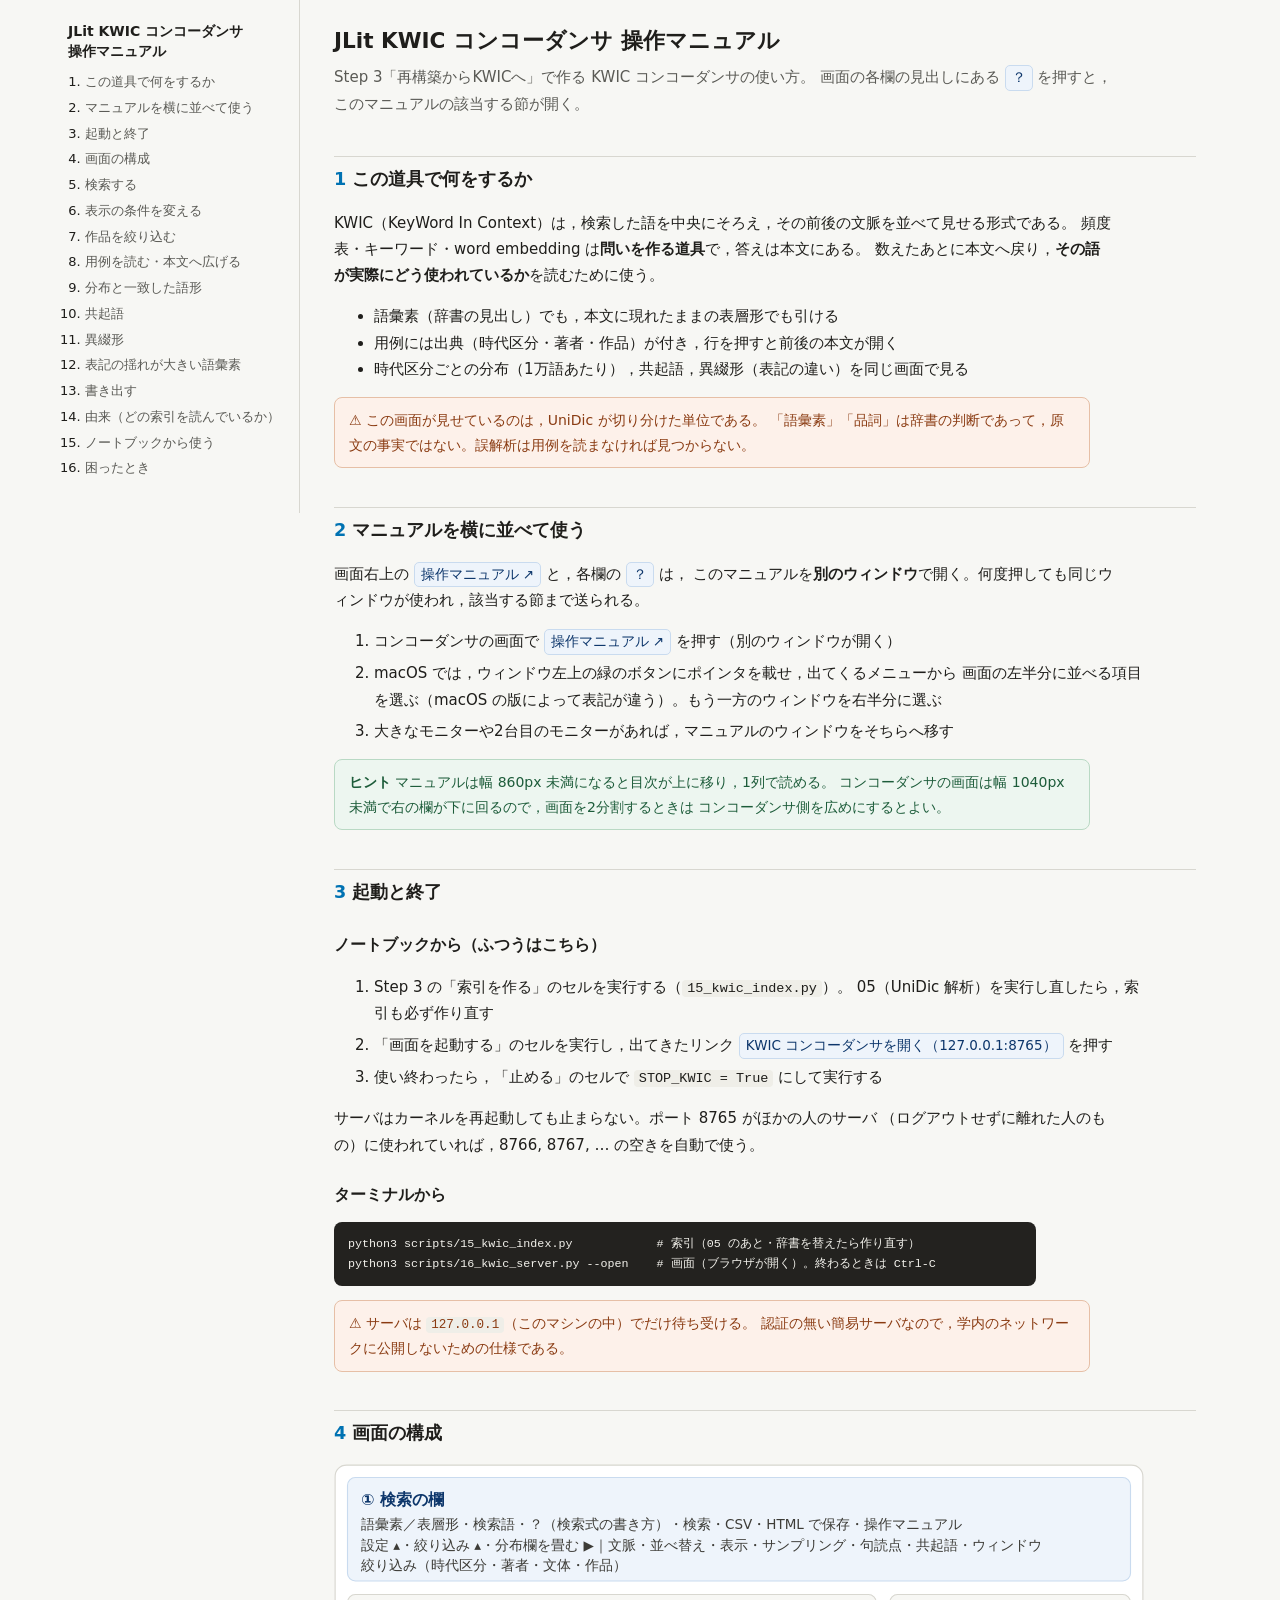
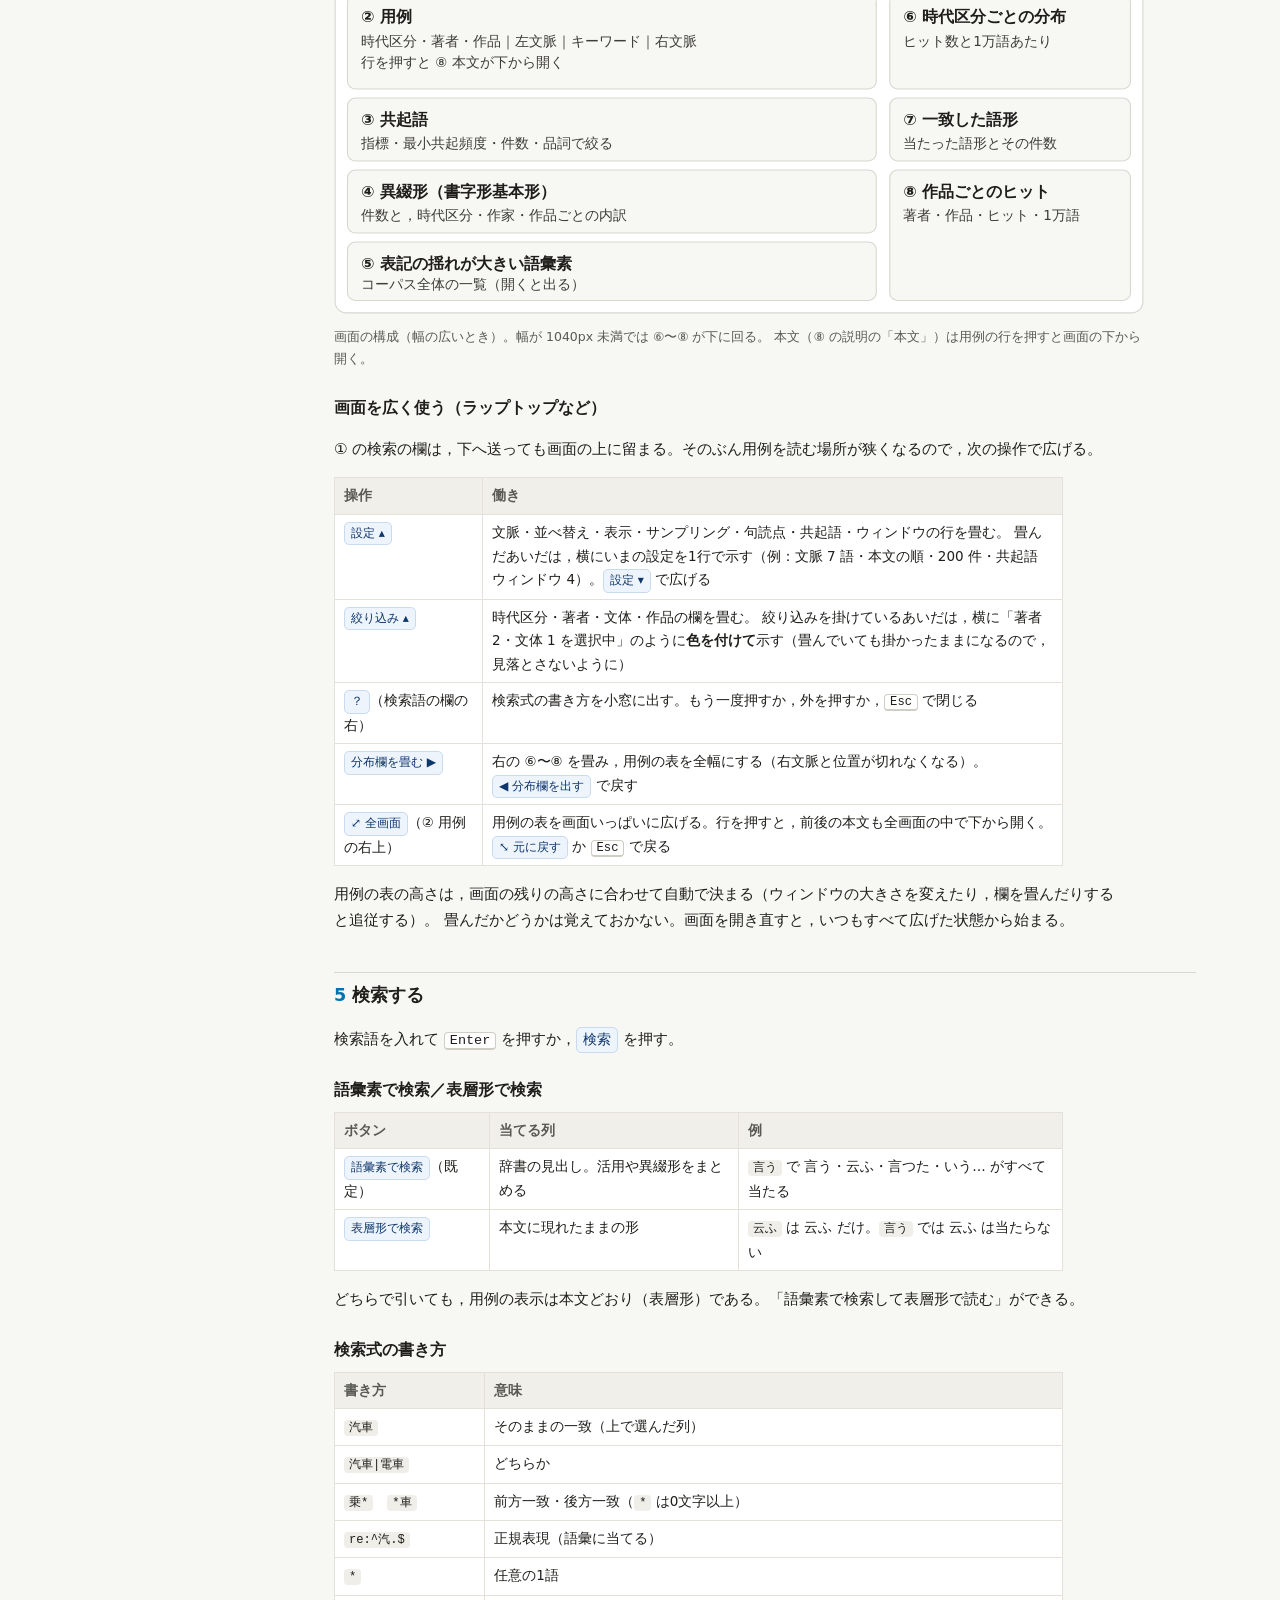
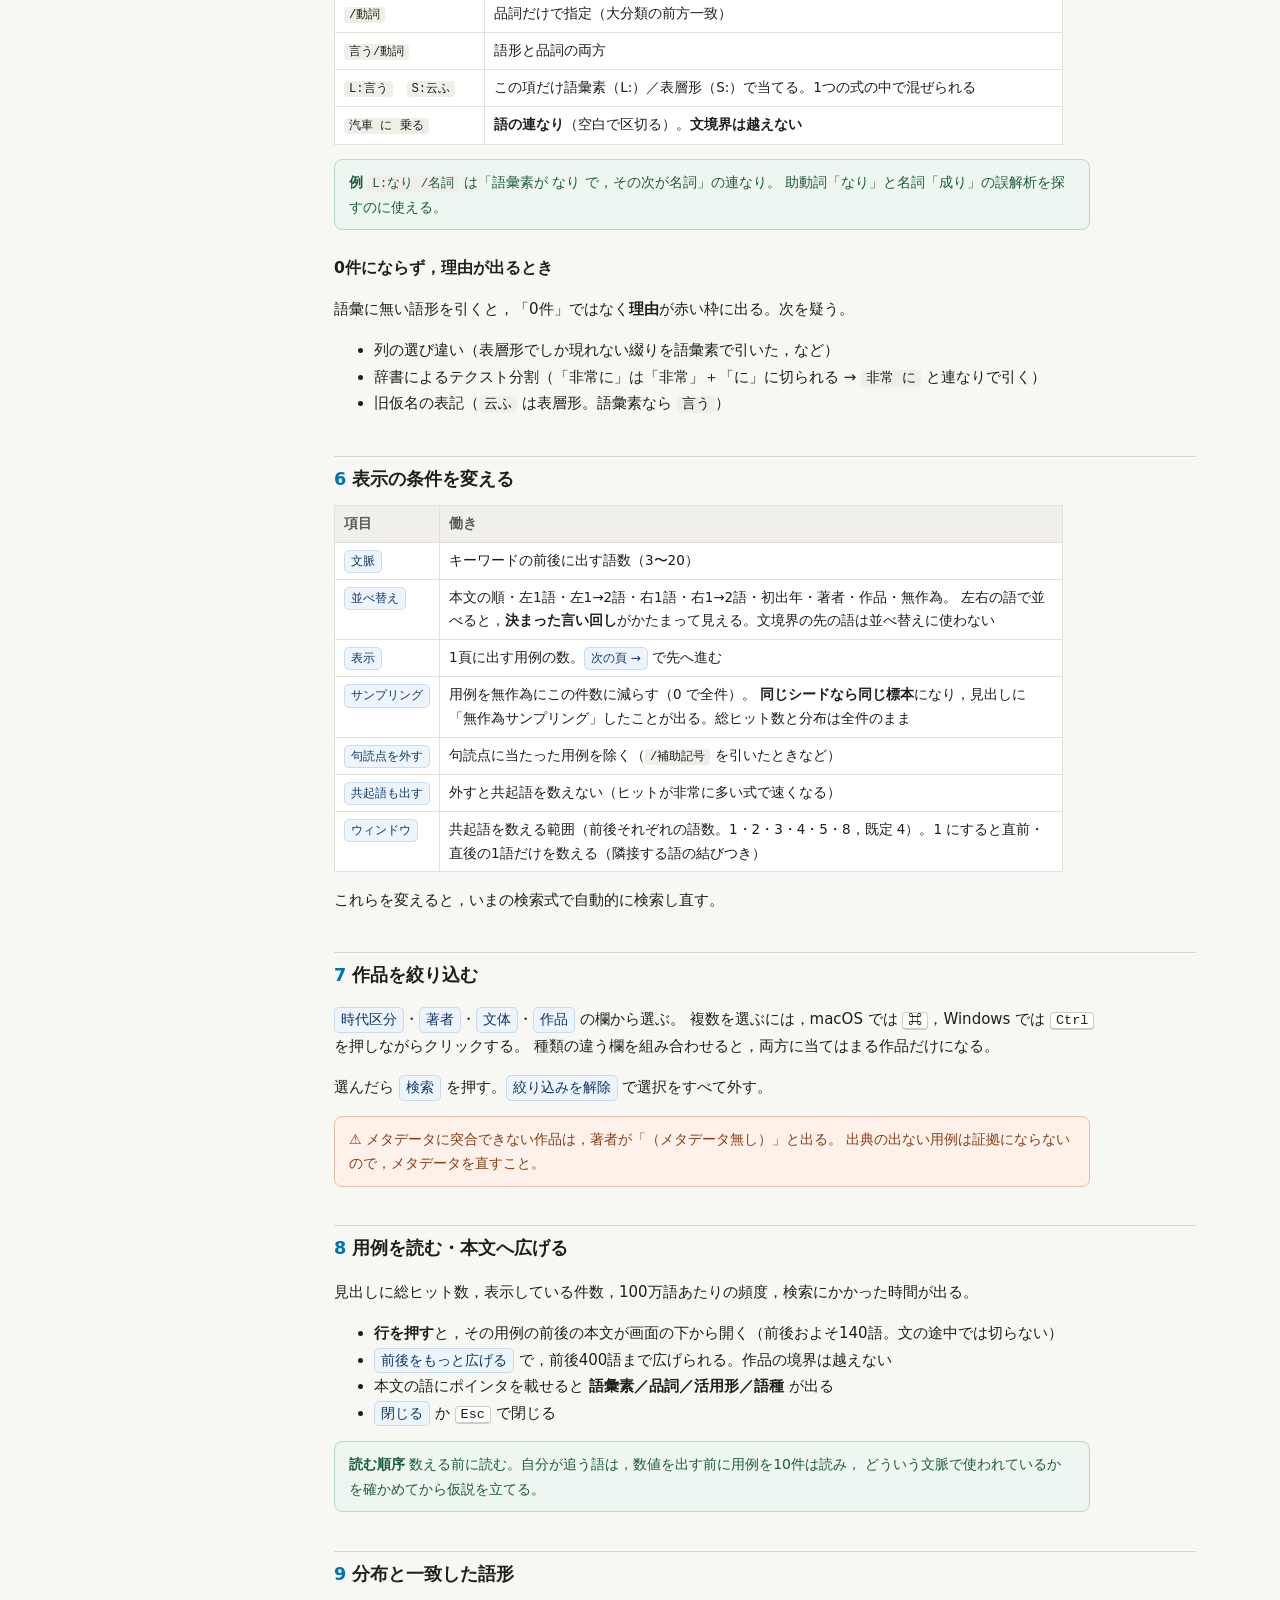
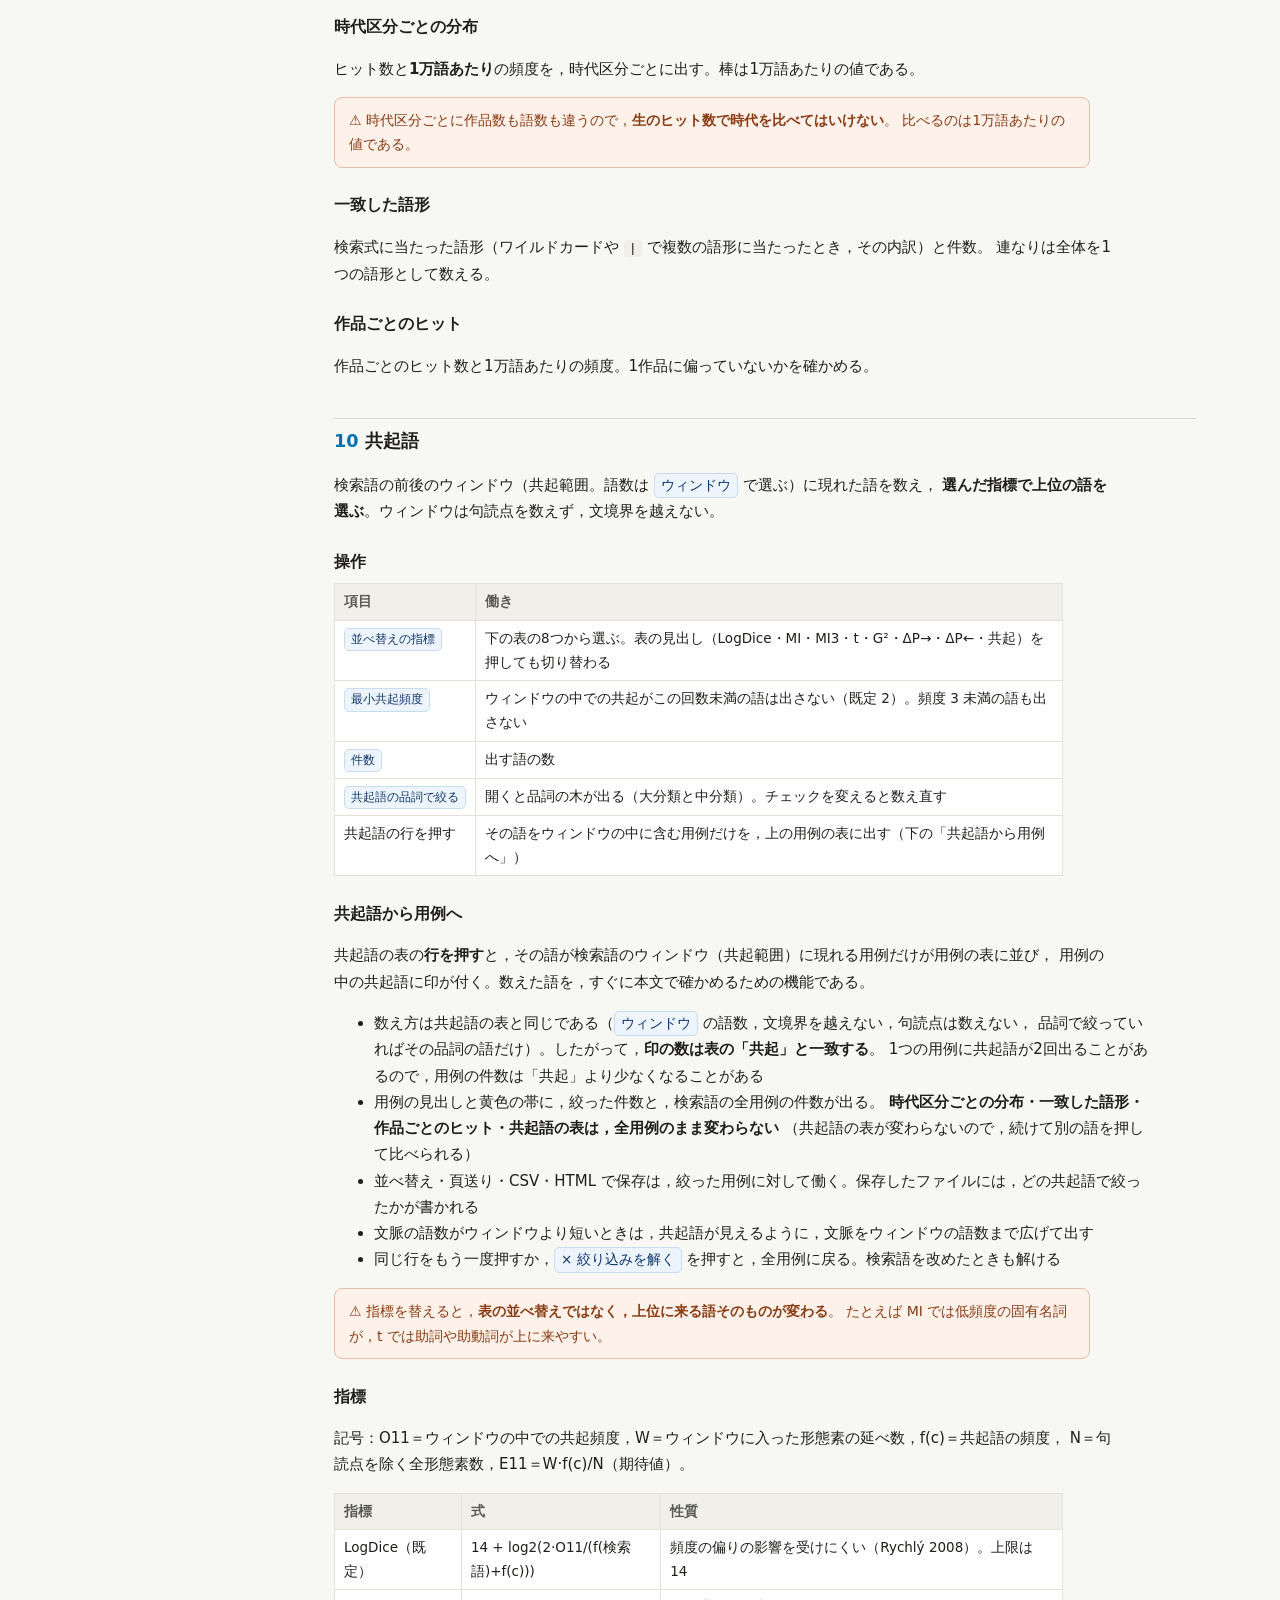
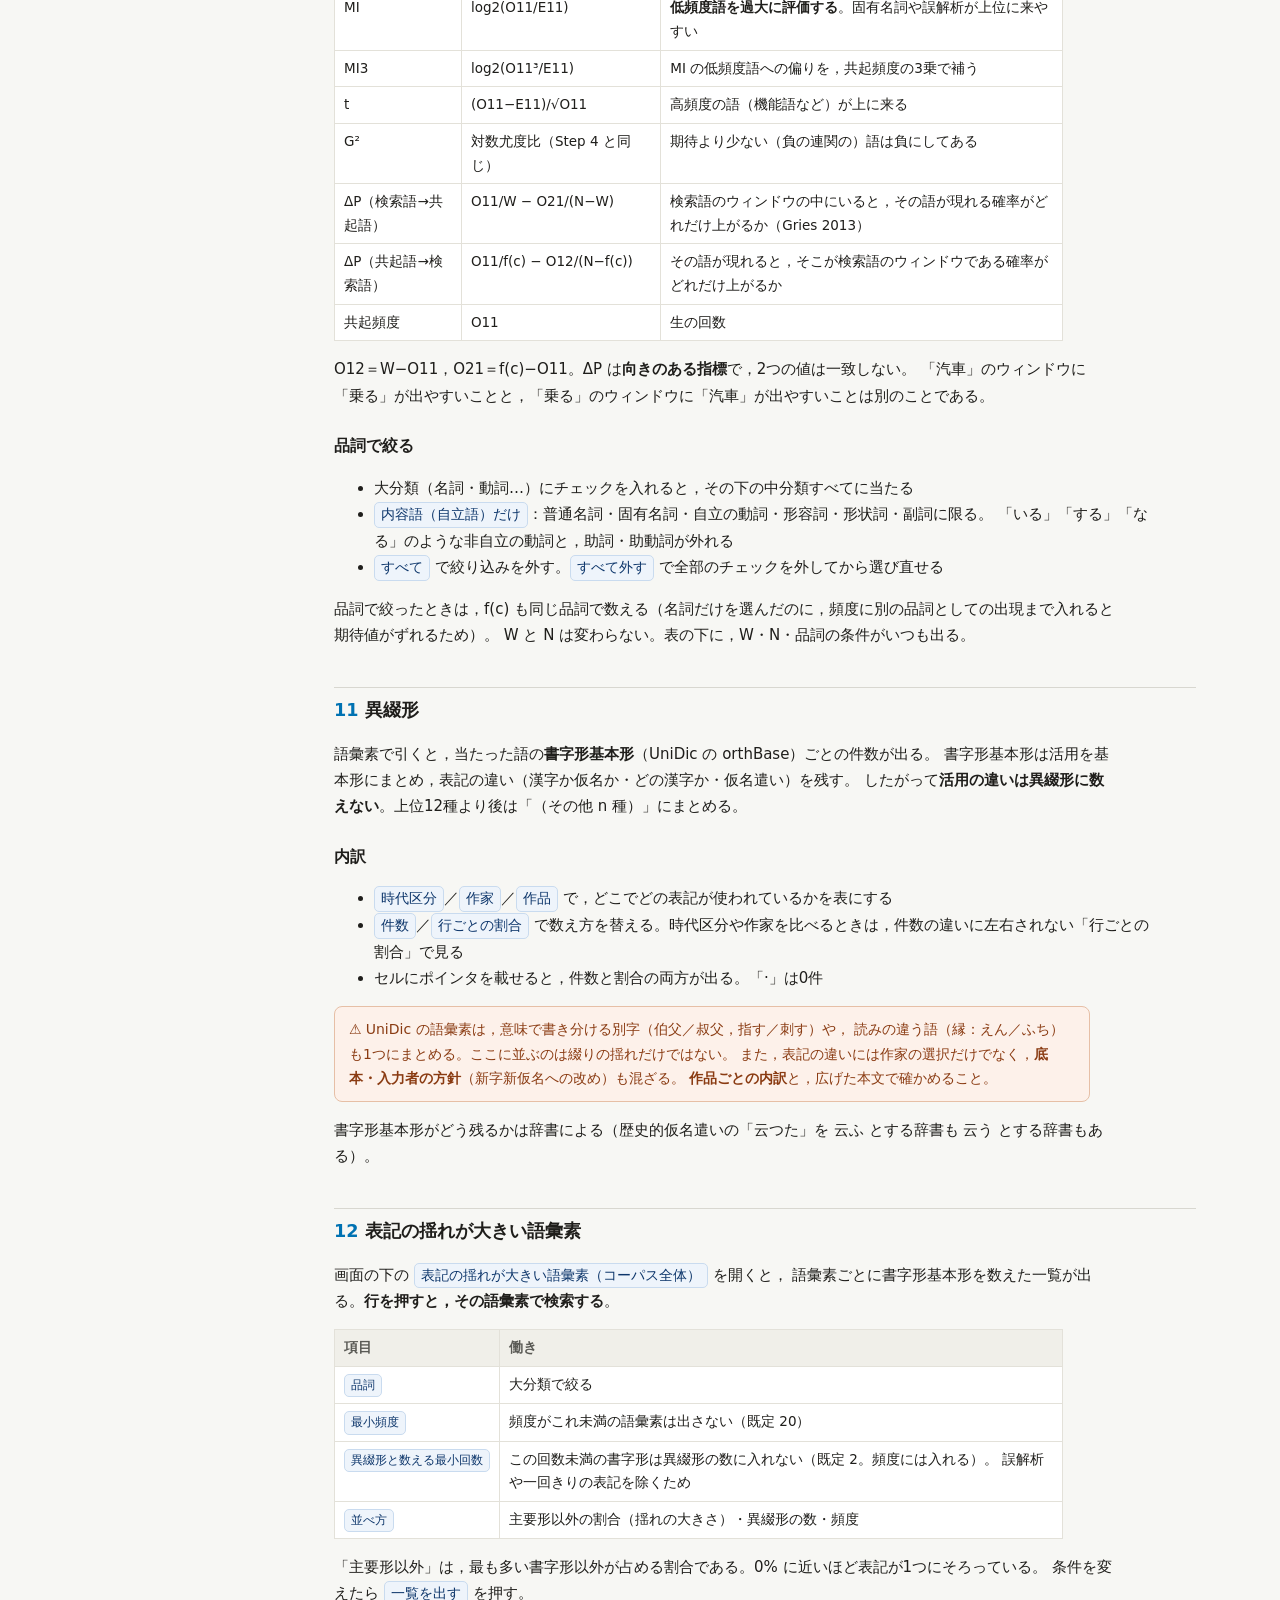
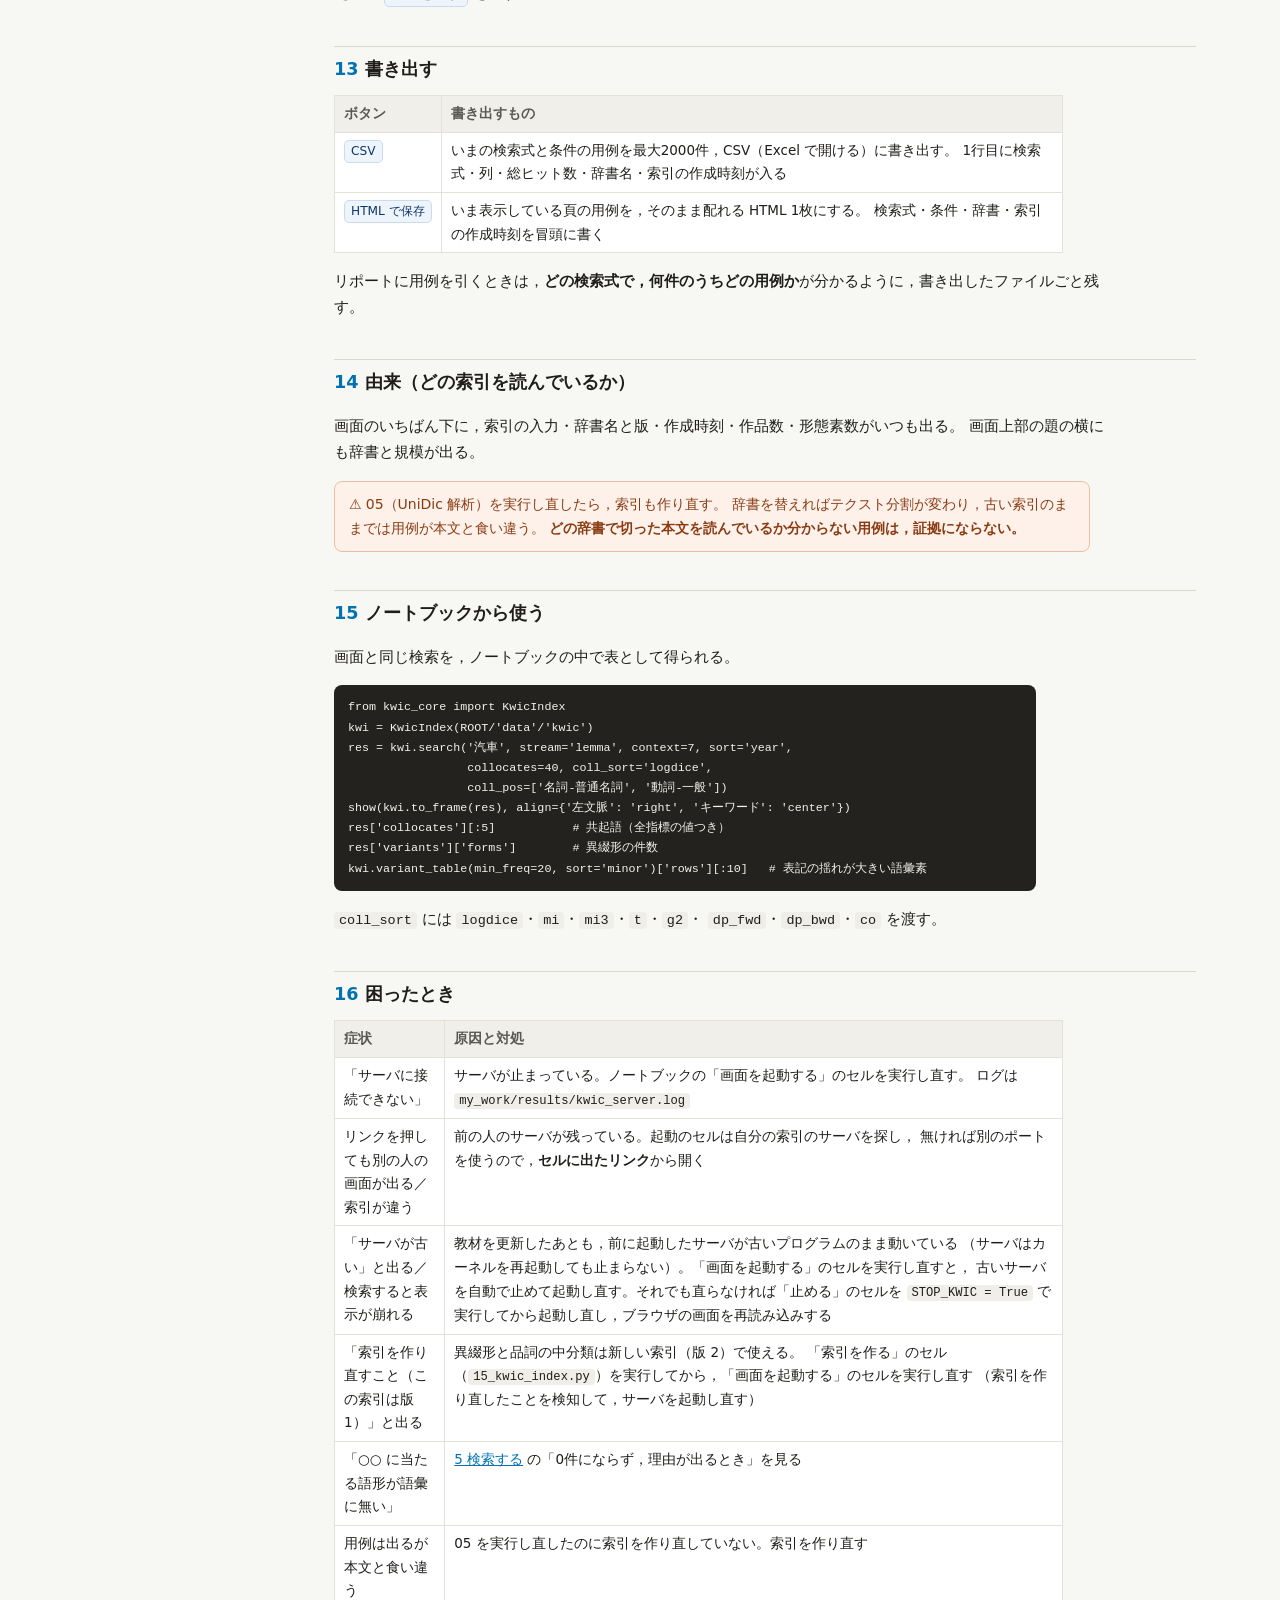
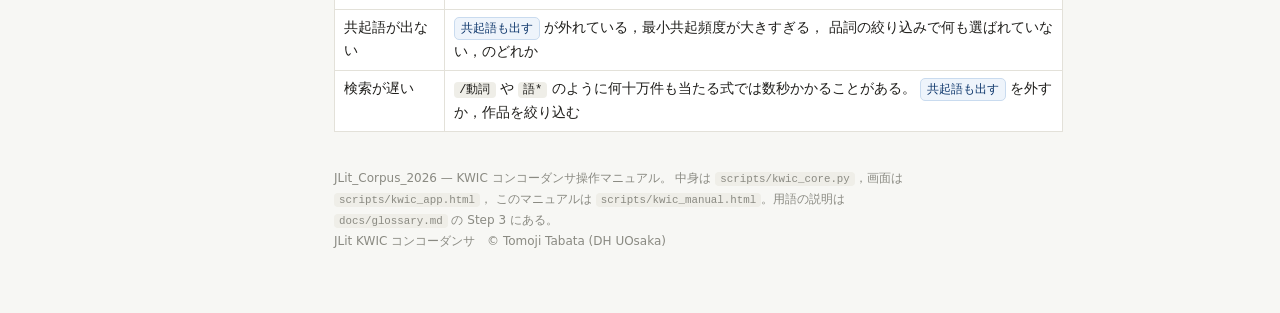
<file: scripts/kwic_manual.html>
<!DOCTYPE html>
<html lang="ja">
<head>
<meta charset="utf-8">
<meta name="viewport" content="width=device-width, initial-scale=1">
<title>KWIC 操作マニュアル</title>
<!--
  JLit KWIC コンコーダンサの操作マニュアル。16_kwic_server.py が /manual で出す。
  画面（kwic_app.html）の「操作マニュアル」と各欄の「？」から，別のウィンドウで開く。
  ● 外部の資源は使わない（サーバの Content-Security-Policy と同じ条件で表示できる）。
  ● 画面の機能を変えたら，このマニュアルも同じ変更で直すこと。
-->
<style>
:root{
  --ink:#1f1e1b; --ink2:#5a5a55; --ink3:#8a8a82; --line:#d8d7d0;
  --surface:#ffffff; --wash:#f7f7f4; --key:#0d366b; --keybg:#eef4fb;
  --accent:#0072B2; --warn:#8a3b12; --warnbg:#fdf1ea; --tip:#1d5c3a; --tipbg:#edf6f0;
}
*{box-sizing:border-box}
html{scroll-behavior:smooth;scroll-padding-top:14px}
body{margin:0;background:var(--wash);color:var(--ink);line-height:1.75;
  font-family:"Hiragino Sans","Noto Sans JP","Yu Gothic",system-ui,sans-serif;font-size:15px}
a{color:var(--accent)}
.wrap{display:grid;grid-template-columns:250px minmax(0,1fr);max-width:1180px;margin:0 auto}
nav{position:sticky;top:0;align-self:start;max-height:100vh;overflow:auto;
  padding:22px 14px 30px 18px;border-right:1px solid var(--line);font-size:13px}
nav .t{font-weight:700;font-size:14px;margin-bottom:10px;line-height:1.4}
nav ol{margin:0;padding-left:1.3em}
nav li{margin:3px 0}
nav a{text-decoration:none;color:var(--ink2)}
nav a:hover{color:var(--accent);text-decoration:underline}
main{padding:22px 34px 60px;min-width:0}
h1{font-size:1.35rem;margin:0 0 .2em}
.lead{color:var(--ink2);margin:0 0 1.4em}
h2{font-size:1.1rem;margin:2.2em 0 .6em;padding-top:.4em;border-top:1px solid var(--line)}
h2 .n{color:var(--accent);margin-right:.35em}
h3{font-size:.98rem;margin:1.5em 0 .4em}
p,li{max-width:52em}
table{border-collapse:collapse;width:100%;max-width:54em;font-size:13.5px;margin:.6em 0 1em;
  background:var(--surface)}
th,td{padding:6px 9px;border:1px solid #e3e1d9;vertical-align:top;text-align:left}
th{background:#f0efe9;color:var(--ink2);font-weight:600;white-space:nowrap}
code,kbd{font-family:ui-monospace,"SF Mono",Menlo,Consolas,monospace;font-size:.9em}
code{background:#efeee8;padding:1px 5px;border-radius:4px}
kbd{background:#fff;border:1px solid #cfcdc4;border-bottom-width:2px;border-radius:4px;padding:0 5px}
pre{background:#23221f;color:#f3f2ec;padding:12px 14px;border-radius:8px;overflow:auto;
  font-size:13px;line-height:1.55;max-width:54em}
pre code{background:none;padding:0;color:inherit}
.ui{display:inline-block;background:var(--keybg);color:var(--key);border:1px solid #c9dbef;
  border-radius:5px;padding:0 6px;font-size:.9em;white-space:nowrap}
.box{border-radius:8px;padding:10px 14px;margin:1em 0;max-width:54em;font-size:14px}
.warn{background:var(--warnbg);border:1px solid #e6bfa6;color:var(--warn)}
.tip{background:var(--tipbg);border:1px solid #b9d9c4;color:var(--tip)}
.box b:first-child{margin-right:.3em}
figure{margin:1em 0 1.4em;max-width:54em}
figcaption{font-size:12.5px;color:var(--ink2);margin-top:4px}
svg text{font-family:inherit}
.steps li{margin:.35em 0}
.top{font-size:12px;margin-left:.6em}
@media (max-width:860px){
  .wrap{grid-template-columns:1fr}
  nav{position:static;max-height:none;border-right:0;border-bottom:1px solid var(--line)}
  main{padding:18px 16px 50px}
}
@media print{nav{display:none}.wrap{grid-template-columns:1fr}h2{break-after:avoid}}
</style>
</head>
<body>
<div class="wrap">
<nav aria-label="目次">
  <div class="t">JLit KWIC コンコーダンサ<br>操作マニュアル</div>
  <ol>
    <li><a href="#intro">この道具で何をするか</a></li>
    <li><a href="#twoscreen">マニュアルを横に並べて使う</a></li>
    <li><a href="#start">起動と終了</a></li>
    <li><a href="#layout">画面の構成</a></li>
    <li><a href="#search">検索する</a></li>
    <li><a href="#options">表示の条件を変える</a></li>
    <li><a href="#filter">作品を絞り込む</a></li>
    <li><a href="#kwic">用例を読む・本文へ広げる</a></li>
    <li><a href="#dist">分布と一致した語形</a></li>
    <li><a href="#coll">共起語</a></li>
    <li><a href="#variants">異綴形</a></li>
    <li><a href="#vlist">表記の揺れが大きい語彙素</a></li>
    <li><a href="#export">書き出す</a></li>
    <li><a href="#prov">由来（どの索引を読んでいるか）</a></li>
    <li><a href="#notebook">ノートブックから使う</a></li>
    <li><a href="#trouble">困ったとき</a></li>
  </ol>
</nav>

<main>
<h1>JLit KWIC コンコーダンサ 操作マニュアル</h1>
<p class="lead">Step 3「再構築からKWICへ」で作る KWIC コンコーダンサの使い方。
画面の各欄の見出しにある <span class="ui">？</span> を押すと，このマニュアルの該当する節が開く。</p>

<!-- ================================================================ -->
<h2 id="intro"><span class="n">1</span>この道具で何をするか</h2>
<p>KWIC（KeyWord In Context）は，検索した語を中央にそろえ，その前後の文脈を並べて見せる形式である。
頻度表・キーワード・word embedding は<b>問いを作る道具</b>で，答えは本文にある。
数えたあとに本文へ戻り，<b>その語が実際にどう使われているか</b>を読むために使う。</p>
<ul>
  <li>語彙素（辞書の見出し）でも，本文に現れたままの表層形でも引ける</li>
  <li>用例には出典（時代区分・著者・作品）が付き，行を押すと前後の本文が開く</li>
  <li>時代区分ごとの分布（1万語あたり），共起語，異綴形（表記の違い）を同じ画面で見る</li>
</ul>
<div class="box warn"><b>⚠</b>この画面が見せているのは，UniDic が切り分けた単位である。
「語彙素」「品詞」は辞書の判断であって，原文の事実ではない。誤解析は用例を読まなければ見つからない。</div>

<!-- ================================================================ -->
<h2 id="twoscreen"><span class="n">2</span>マニュアルを横に並べて使う</h2>
<p>画面右上の <span class="ui">操作マニュアル ↗</span> と，各欄の <span class="ui">？</span> は，
このマニュアルを<b>別のウィンドウ</b>で開く。何度押しても同じウィンドウが使われ，該当する節まで送られる。</p>
<ol class="steps">
  <li>コンコーダンサの画面で <span class="ui">操作マニュアル ↗</span> を押す（別のウィンドウが開く）</li>
  <li>macOS では，ウィンドウ左上の緑のボタンにポインタを載せ，出てくるメニューから
    画面の左半分に並べる項目を選ぶ（macOS の版によって表記が違う）。もう一方のウィンドウを右半分に選ぶ</li>
  <li>大きなモニターや2台目のモニターがあれば，マニュアルのウィンドウをそちらへ移す</li>
</ol>
<div class="box tip"><b>ヒント</b>マニュアルは幅 860px 未満になると目次が上に移り，1列で読める。
コンコーダンサの画面は幅 1040px 未満で右の欄が下に回るので，画面を2分割するときは
コンコーダンサ側を広めにするとよい。</div>

<!-- ================================================================ -->
<h2 id="start"><span class="n">3</span>起動と終了</h2>
<h3>ノートブックから（ふつうはこちら）</h3>
<ol class="steps">
  <li>Step 3 の「索引を作る」のセルを実行する（<code>15_kwic_index.py</code>）。
    05（UniDic 解析）を実行し直したら，索引も必ず作り直す</li>
  <li>「画面を起動する」のセルを実行し，出てきたリンク
    <span class="ui">KWIC コンコーダンサを開く（127.0.0.1:8765）</span> を押す</li>
  <li>使い終わったら，「止める」のセルで <code>STOP_KWIC = True</code> にして実行する</li>
</ol>
<p>サーバはカーネルを再起動しても止まらない。ポート 8765 がほかの人のサーバ
（ログアウトせずに離れた人のもの）に使われていれば，8766, 8767, … の空きを自動で使う。</p>
<h3>ターミナルから</h3>
<pre><code>python3 scripts/15_kwic_index.py            # 索引（05 のあと・辞書を替えたら作り直す）
python3 scripts/16_kwic_server.py --open    # 画面（ブラウザが開く）。終わるときは Ctrl-C</code></pre>
<div class="box warn"><b>⚠</b>サーバは <code>127.0.0.1</code>（このマシンの中）でだけ待ち受ける。
認証の無い簡易サーバなので，学内のネットワークに公開しないための仕様である。</div>

<!-- ================================================================ -->
<h2 id="layout"><span class="n">4</span>画面の構成</h2>
<figure>
<svg viewBox="0 0 720 400" width="100%" role="img" aria-label="画面の構成図">
  <rect x="1" y="1" width="718" height="398" rx="10" fill="#fff" stroke="#d8d7d0"/>
  <rect x="12" y="12" width="696" height="92" rx="7" fill="#eef4fb" stroke="#c9dbef"/>
  <text x="24" y="36" font-size="14" font-weight="700" fill="#0d366b">① 検索の欄</text>
  <text x="24" y="58" font-size="12" fill="#3d3c37">語彙素／表層形・検索語・？（検索式の書き方）・検索・CSV・HTML で保存・操作マニュアル</text>
  <text x="24" y="76" font-size="12" fill="#3d3c37">設定 ▴・絞り込み ▴・分布欄を畳む ▶｜文脈・並べ替え・表示・サンプリング・句読点・共起語・ウィンドウ</text>
  <text x="24" y="94" font-size="12" fill="#3d3c37">絞り込み（時代区分・著者・文体・作品）</text>
  <rect x="12" y="116" width="470" height="84" rx="7" fill="#f7f7f4" stroke="#d8d7d0"/>
  <text x="24" y="140" font-size="14" font-weight="700" fill="#1f1e1b">② 用例</text>
  <text x="24" y="162" font-size="12" fill="#3d3c37">時代区分・著者・作品｜左文脈｜キーワード｜右文脈</text>
  <text x="24" y="180" font-size="12" fill="#3d3c37">行を押すと ⑧ 本文が下から開く</text>
  <rect x="12" y="208" width="470" height="56" rx="7" fill="#f7f7f4" stroke="#d8d7d0"/>
  <text x="24" y="232" font-size="14" font-weight="700" fill="#1f1e1b">③ 共起語</text>
  <text x="24" y="252" font-size="12" fill="#3d3c37">指標・最小共起頻度・件数・品詞で絞る</text>
  <rect x="12" y="272" width="470" height="56" rx="7" fill="#f7f7f4" stroke="#d8d7d0"/>
  <text x="24" y="296" font-size="14" font-weight="700" fill="#1f1e1b">④ 異綴形（書字形基本形）</text>
  <text x="24" y="316" font-size="12" fill="#3d3c37">件数と，時代区分・作家・作品ごとの内訳</text>
  <rect x="12" y="336" width="470" height="52" rx="7" fill="#f7f7f4" stroke="#d8d7d0"/>
  <text x="24" y="360" font-size="14" font-weight="700" fill="#1f1e1b">⑤ 表記の揺れが大きい語彙素</text>
  <text x="24" y="378" font-size="12" fill="#3d3c37">コーパス全体の一覧（開くと出る）</text>
  <rect x="494" y="116" width="214" height="84" rx="7" fill="#f7f7f4" stroke="#d8d7d0"/>
  <text x="506" y="140" font-size="14" font-weight="700" fill="#1f1e1b">⑥ 時代区分ごとの分布</text>
  <text x="506" y="162" font-size="12" fill="#3d3c37">ヒット数と1万語あたり</text>
  <rect x="494" y="208" width="214" height="56" rx="7" fill="#f7f7f4" stroke="#d8d7d0"/>
  <text x="506" y="232" font-size="14" font-weight="700" fill="#1f1e1b">⑦ 一致した語形</text>
  <text x="506" y="252" font-size="12" fill="#3d3c37">当たった語形とその件数</text>
  <rect x="494" y="272" width="214" height="116" rx="7" fill="#f7f7f4" stroke="#d8d7d0"/>
  <text x="506" y="296" font-size="14" font-weight="700" fill="#1f1e1b">⑧ 作品ごとのヒット</text>
  <text x="506" y="316" font-size="12" fill="#3d3c37">著者・作品・ヒット・1万語</text>
</svg>
<figcaption>画面の構成（幅の広いとき）。幅が 1040px 未満では ⑥〜⑧ が下に回る。
本文（⑧ の説明の「本文」）は用例の行を押すと画面の下から開く。</figcaption>
</figure>
<h3 id="laptop">画面を広く使う（ラップトップなど）</h3>
<p>① の検索の欄は，下へ送っても画面の上に留まる。そのぶん用例を読む場所が狭くなるので，次の操作で広げる。</p>
<table>
  <tr><th>操作</th><th>働き</th></tr>
  <tr><td><span class="ui">設定 ▴</span></td><td>文脈・並べ替え・表示・サンプリング・句読点・共起語・ウィンドウの行を畳む。
      畳んだあいだは，横にいまの設定を1行で示す（例：文脈 7 語・本文の順・200 件・共起語 ウィンドウ 4）。<span class="ui">設定 ▾</span> で広げる</td></tr>
  <tr><td><span class="ui">絞り込み ▴</span></td><td>時代区分・著者・文体・作品の欄を畳む。
      絞り込みを掛けているあいだは，横に「著者 2・文体 1 を選択中」のように<b>色を付けて</b>示す（畳んでいても掛かったままになるので，見落とさないように）</td></tr>
  <tr><td><span class="ui">？</span>（検索語の欄の右）</td><td>検索式の書き方を小窓に出す。もう一度押すか，外を押すか，<kbd>Esc</kbd> で閉じる</td></tr>
  <tr><td><span class="ui">分布欄を畳む ▶</span></td><td>右の ⑥〜⑧ を畳み，用例の表を全幅にする（右文脈と位置が切れなくなる）。<span class="ui">◀ 分布欄を出す</span> で戻す</td></tr>
  <tr><td><span class="ui">⤢ 全画面</span>（② 用例の右上）</td><td>用例の表を画面いっぱいに広げる。行を押すと，前後の本文も全画面の中で下から開く。
      <span class="ui">⤡ 元に戻す</span> か <kbd>Esc</kbd> で戻る</td></tr>
</table>
<p>用例の表の高さは，画面の残りの高さに合わせて自動で決まる（ウィンドウの大きさを変えたり，欄を畳んだりすると追従する）。
畳んだかどうかは覚えておかない。画面を開き直すと，いつもすべて広げた状態から始まる。</p>

<!-- ================================================================ -->
<h2 id="search"><span class="n">5</span>検索する</h2>
<p>検索語を入れて <kbd>Enter</kbd> を押すか，<span class="ui">検索</span> を押す。</p>
<h3>語彙素で検索／表層形で検索</h3>
<table>
  <tr><th>ボタン</th><th>当てる列</th><th>例</th></tr>
  <tr><td><span class="ui">語彙素で検索</span>（既定）</td><td>辞書の見出し。活用や異綴形をまとめる</td>
      <td><code>言う</code> で 言う・云ふ・言つた・いう… がすべて当たる</td></tr>
  <tr><td><span class="ui">表層形で検索</span></td><td>本文に現れたままの形</td>
      <td><code>云ふ</code> は 云ふ だけ。<code>言う</code> では 云ふ は当たらない</td></tr>
</table>
<p>どちらで引いても，用例の表示は本文どおり（表層形）である。「語彙素で検索して表層形で読む」ができる。</p>
<h3>検索式の書き方</h3>
<table>
  <tr><th>書き方</th><th>意味</th></tr>
  <tr><td><code>汽車</code></td><td>そのままの一致（上で選んだ列）</td></tr>
  <tr><td><code>汽車|電車</code></td><td>どちらか</td></tr>
  <tr><td><code>乗*</code>　<code>*車</code></td><td>前方一致・後方一致（<code>*</code> は0文字以上）</td></tr>
  <tr><td><code>re:^汽.$</code></td><td>正規表現（語彙に当てる）</td></tr>
  <tr><td><code>*</code></td><td>任意の1語</td></tr>
  <tr><td><code>/動詞</code></td><td>品詞だけで指定（大分類の前方一致）</td></tr>
  <tr><td><code>言う/動詞</code></td><td>語形と品詞の両方</td></tr>
  <tr><td><code>L:言う</code>　<code>S:云ふ</code></td><td>この項だけ語彙素（L:）／表層形（S:）で当てる。1つの式の中で混ぜられる</td></tr>
  <tr><td><code>汽車 に 乗る</code></td><td><b>語の連なり</b>（空白で区切る）。<b>文境界は越えない</b></td></tr>
</table>
<div class="box tip"><b>例</b><code>L:なり /名詞</code> は「語彙素が なり で，その次が名詞」の連なり。
助動詞「なり」と名詞「成り」の誤解析を探すのに使える。</div>
<h3>0件にならず，理由が出るとき</h3>
<p>語彙に無い語形を引くと，「0件」ではなく<b>理由</b>が赤い枠に出る。次を疑う。</p>
<ul>
  <li>列の選び違い（表層形でしか現れない綴りを語彙素で引いた，など）</li>
  <li>辞書によるテクスト分割（「非常に」は「非常」＋「に」に切られる → <code>非常 に</code> と連なりで引く）</li>
  <li>旧仮名の表記（<code>云ふ</code> は表層形。語彙素なら <code>言う</code>）</li>
</ul>

<!-- ================================================================ -->
<h2 id="options"><span class="n">6</span>表示の条件を変える</h2>
<table>
  <tr><th>項目</th><th>働き</th></tr>
  <tr><td><span class="ui">文脈</span></td><td>キーワードの前後に出す語数（3〜20）</td></tr>
  <tr><td><span class="ui">並べ替え</span></td><td>本文の順・左1語・左1→2語・右1語・右1→2語・初出年・著者・作品・無作為。
      左右の語で並べると，<b>決まった言い回し</b>がかたまって見える。文境界の先の語は並べ替えに使わない</td></tr>
  <tr><td><span class="ui">表示</span></td><td>1頁に出す用例の数。<span class="ui">次の頁 →</span> で先へ進む</td></tr>
  <tr><td><span class="ui">サンプリング</span></td><td>用例を無作為にこの件数に減らす（0 で全件）。
      <b>同じシードなら同じ標本</b>になり，見出しに「無作為サンプリング」したことが出る。総ヒット数と分布は全件のまま</td></tr>
  <tr><td><span class="ui">句読点を外す</span></td><td>句読点に当たった用例を除く（<code>/補助記号</code> を引いたときなど）</td></tr>
  <tr><td><span class="ui">共起語も出す</span></td><td>外すと共起語を数えない（ヒットが非常に多い式で速くなる）</td></tr>
  <tr><td><span class="ui">ウィンドウ</span></td><td>共起語を数える範囲（前後それぞれの語数。1・2・3・4・5・8，既定 4）。1 にすると直前・直後の1語だけを数える（隣接する語の結びつき）</td></tr>
</table>
<p>これらを変えると，いまの検索式で自動的に検索し直す。</p>

<!-- ================================================================ -->
<h2 id="filter"><span class="n">7</span>作品を絞り込む</h2>
<p><span class="ui">時代区分</span>・<span class="ui">著者</span>・<span class="ui">文体</span>・<span class="ui">作品</span> の欄から選ぶ。
複数を選ぶには，macOS では <kbd>⌘</kbd>，Windows では <kbd>Ctrl</kbd> を押しながらクリックする。
種類の違う欄を組み合わせると，両方に当てはまる作品だけになる。</p>
<p>選んだら <span class="ui">検索</span> を押す。<span class="ui">絞り込みを解除</span> で選択をすべて外す。</p>
<div class="box warn"><b>⚠</b>メタデータに突合できない作品は，著者が「（メタデータ無し）」と出る。
出典の出ない用例は証拠にならないので，メタデータを直すこと。</div>

<!-- ================================================================ -->
<h2 id="kwic"><span class="n">8</span>用例を読む・本文へ広げる</h2>
<p>見出しに総ヒット数，表示している件数，100万語あたりの頻度，検索にかかった時間が出る。</p>
<ul>
  <li><b>行を押す</b>と，その用例の前後の本文が画面の下から開く（前後およそ140語。文の途中では切らない）</li>
  <li><span class="ui">前後をもっと広げる</span> で，前後400語まで広げられる。作品の境界は越えない</li>
  <li>本文の語にポインタを載せると <b>語彙素／品詞／活用形／語種</b> が出る</li>
  <li><span class="ui">閉じる</span> か <kbd>Esc</kbd> で閉じる</li>
</ul>
<div class="box tip"><b>読む順序</b>数える前に読む。自分が追う語は，数値を出す前に用例を10件は読み，
どういう文脈で使われているかを確かめてから仮説を立てる。</div>

<!-- ================================================================ -->
<h2 id="dist"><span class="n">9</span>分布と一致した語形</h2>
<h3>時代区分ごとの分布</h3>
<p>ヒット数と<b>1万語あたり</b>の頻度を，時代区分ごとに出す。棒は1万語あたりの値である。</p>
<div class="box warn"><b>⚠</b>時代区分ごとに作品数も語数も違うので，<b>生のヒット数で時代を比べてはいけない</b>。
比べるのは1万語あたりの値である。</div>
<h3>一致した語形</h3>
<p>検索式に当たった語形（ワイルドカードや <code>|</code> で複数の語形に当たったとき，その内訳）と件数。
連なりは全体を1つの語形として数える。</p>
<h3>作品ごとのヒット</h3>
<p>作品ごとのヒット数と1万語あたりの頻度。1作品に偏っていないかを確かめる。</p>

<!-- ================================================================ -->
<h2 id="coll"><span class="n">10</span>共起語</h2>
<p>検索語の前後のウィンドウ（共起範囲。語数は <span class="ui">ウィンドウ</span> で選ぶ）に現れた語を数え，
<b>選んだ指標で上位の語を選ぶ</b>。ウィンドウは句読点を数えず，文境界を越えない。</p>
<h3>操作</h3>
<table>
  <tr><th>項目</th><th>働き</th></tr>
  <tr><td><span class="ui">並べ替えの指標</span></td><td>下の表の8つから選ぶ。表の見出し（LogDice・MI・MI3・t・G²・ΔP→・ΔP←・共起）を押しても切り替わる</td></tr>
  <tr><td><span class="ui">最小共起頻度</span></td><td>ウィンドウの中での共起がこの回数未満の語は出さない（既定 2）。頻度 3 未満の語も出さない</td></tr>
  <tr><td><span class="ui">件数</span></td><td>出す語の数</td></tr>
  <tr><td><span class="ui">共起語の品詞で絞る</span></td><td>開くと品詞の木が出る（大分類と中分類）。チェックを変えると数え直す</td></tr>
  <tr><td>共起語の行を押す</td><td>その語をウィンドウの中に含む用例だけを，上の用例の表に出す（下の「共起語から用例へ」）</td></tr>
</table>
<h3 id="collfocus">共起語から用例へ</h3>
<p>共起語の表の<b>行を押す</b>と，その語が検索語のウィンドウ（共起範囲）に現れる用例だけが用例の表に並び，
用例の中の共起語に印が付く。数えた語を，すぐに本文で確かめるための機能である。</p>
<ul>
  <li>数え方は共起語の表と同じである（<span class="ui">ウィンドウ</span> の語数，文境界を越えない，句読点は数えない，
      品詞で絞っていればその品詞の語だけ）。したがって，<b>印の数は表の「共起」と一致する</b>。
      1つの用例に共起語が2回出ることがあるので，用例の件数は「共起」より少なくなることがある</li>
  <li>用例の見出しと黄色の帯に，絞った件数と，検索語の全用例の件数が出る。
      <b>時代区分ごとの分布・一致した語形・作品ごとのヒット・共起語の表は，全用例のまま変わらない</b>
      （共起語の表が変わらないので，続けて別の語を押して比べられる）</li>
  <li>並べ替え・頁送り・CSV・HTML で保存は，絞った用例に対して働く。保存したファイルには，どの共起語で絞ったかが書かれる</li>
  <li>文脈の語数がウィンドウより短いときは，共起語が見えるように，文脈をウィンドウの語数まで広げて出す</li>
  <li>同じ行をもう一度押すか，<span class="ui">× 絞り込みを解く</span> を押すと，全用例に戻る。検索語を改めたときも解ける</li>
</ul>
<div class="box warn"><b>⚠</b>指標を替えると，<b>表の並べ替えではなく，上位に来る語そのものが変わる</b>。
たとえば MI では低頻度の固有名詞が，t では助詞や助動詞が上に来やすい。</div>
<h3>指標</h3>
<p>記号：O11＝ウィンドウの中での共起頻度，W＝ウィンドウに入った形態素の延べ数，f(c)＝共起語の頻度，
N＝句読点を除く全形態素数，E11＝W·f(c)/N（期待値）。</p>
<table>
  <tr><th>指標</th><th>式</th><th>性質</th></tr>
  <tr><td>LogDice（既定）</td><td>14 + log2(2·O11/(f(検索語)+f(c)))</td><td>頻度の偏りの影響を受けにくい（Rychlý 2008）。上限は 14</td></tr>
  <tr><td>MI</td><td>log2(O11/E11)</td><td><b>低頻度語を過大に評価する</b>。固有名詞や誤解析が上位に来やすい</td></tr>
  <tr><td>MI3</td><td>log2(O11³/E11)</td><td>MI の低頻度語への偏りを，共起頻度の3乗で補う</td></tr>
  <tr><td>t</td><td>(O11−E11)/√O11</td><td>高頻度の語（機能語など）が上に来る</td></tr>
  <tr><td>G²</td><td>対数尤度比（Step 4 と同じ）</td><td>期待より少ない（負の連関の）語は負にしてある</td></tr>
  <tr><td>ΔP（検索語→共起語）</td><td>O11/W − O21/(N−W)</td><td>検索語のウィンドウの中にいると，その語が現れる確率がどれだけ上がるか（Gries 2013）</td></tr>
  <tr><td>ΔP（共起語→検索語）</td><td>O11/f(c) − O12/(N−f(c))</td><td>その語が現れると，そこが検索語のウィンドウである確率がどれだけ上がるか</td></tr>
  <tr><td>共起頻度</td><td>O11</td><td>生の回数</td></tr>
</table>
<p>O12＝W−O11，O21＝f(c)−O11。ΔP は<b>向きのある指標</b>で，2つの値は一致しない。
「汽車」のウィンドウに「乗る」が出やすいことと，「乗る」のウィンドウに「汽車」が出やすいことは別のことである。</p>
<h3>品詞で絞る</h3>
<ul>
  <li>大分類（名詞・動詞…）にチェックを入れると，その下の中分類すべてに当たる</li>
  <li><span class="ui">内容語（自立語）だけ</span>：普通名詞・固有名詞・自立の動詞・形容詞・形状詞・副詞に限る。
    「いる」「する」「なる」のような非自立の動詞と，助詞・助動詞が外れる</li>
  <li><span class="ui">すべて</span> で絞り込みを外す。<span class="ui">すべて外す</span> で全部のチェックを外してから選び直せる</li>
</ul>
<p>品詞で絞ったときは，f(c) も同じ品詞で数える（名詞だけを選んだのに，頻度に別の品詞としての出現まで入れると期待値がずれるため）。
W と N は変わらない。表の下に，W・N・品詞の条件がいつも出る。</p>

<!-- ================================================================ -->
<h2 id="variants"><span class="n">11</span>異綴形</h2>
<p>語彙素で引くと，当たった語の<b>書字形基本形</b>（UniDic の orthBase）ごとの件数が出る。
書字形基本形は活用を基本形にまとめ，表記の違い（漢字か仮名か・どの漢字か・仮名遣い）を残す。
したがって<b>活用の違いは異綴形に数えない</b>。上位12種より後は「（その他 n 種）」にまとめる。</p>
<h3>内訳</h3>
<ul>
  <li><span class="ui">時代区分</span>／<span class="ui">作家</span>／<span class="ui">作品</span> で，どこでどの表記が使われているかを表にする</li>
  <li><span class="ui">件数</span>／<span class="ui">行ごとの割合</span> で数え方を替える。時代区分や作家を比べるときは，件数の違いに左右されない「行ごとの割合」で見る</li>
  <li>セルにポインタを載せると，件数と割合の両方が出る。「·」は0件</li>
</ul>
<div class="box warn"><b>⚠</b>UniDic の語彙素は，意味で書き分ける別字（伯父／叔父，指す／刺す）や，
読みの違う語（縁：えん／ふち）も1つにまとめる。ここに並ぶのは綴りの揺れだけではない。
また，表記の違いには作家の選択だけでなく，<b>底本・入力者の方針</b>（新字新仮名への改め）も混ざる。
<b>作品ごとの内訳</b>と，広げた本文で確かめること。</div>
<p>書字形基本形がどう残るかは辞書による（歴史的仮名遣いの「云つた」を 云ふ とする辞書も 云う とする辞書もある）。</p>

<!-- ================================================================ -->
<h2 id="vlist"><span class="n">12</span>表記の揺れが大きい語彙素</h2>
<p>画面の下の <span class="ui">表記の揺れが大きい語彙素（コーパス全体）</span> を開くと，
語彙素ごとに書字形基本形を数えた一覧が出る。<b>行を押すと，その語彙素で検索する</b>。</p>
<table>
  <tr><th>項目</th><th>働き</th></tr>
  <tr><td><span class="ui">品詞</span></td><td>大分類で絞る</td></tr>
  <tr><td><span class="ui">最小頻度</span></td><td>頻度がこれ未満の語彙素は出さない（既定 20）</td></tr>
  <tr><td><span class="ui">異綴形と数える最小回数</span></td><td>この回数未満の書字形は異綴形の数に入れない（既定 2。頻度には入れる）。
      誤解析や一回きりの表記を除くため</td></tr>
  <tr><td><span class="ui">並べ方</span></td><td>主要形以外の割合（揺れの大きさ）・異綴形の数・頻度</td></tr>
</table>
<p>「主要形以外」は，最も多い書字形以外が占める割合である。0% に近いほど表記が1つにそろっている。
条件を変えたら <span class="ui">一覧を出す</span> を押す。</p>

<!-- ================================================================ -->
<h2 id="export"><span class="n">13</span>書き出す</h2>
<table>
  <tr><th>ボタン</th><th>書き出すもの</th></tr>
  <tr><td><span class="ui">CSV</span></td><td>いまの検索式と条件の用例を最大2000件，CSV（Excel で開ける）に書き出す。
      1行目に検索式・列・総ヒット数・辞書名・索引の作成時刻が入る</td></tr>
  <tr><td><span class="ui">HTML で保存</span></td><td>いま表示している頁の用例を，そのまま配れる HTML 1枚にする。
      検索式・条件・辞書・索引の作成時刻を冒頭に書く</td></tr>
</table>
<p>リポートに用例を引くときは，<b>どの検索式で，何件のうちどの用例か</b>が分かるように，書き出したファイルごと残す。</p>

<!-- ================================================================ -->
<h2 id="prov"><span class="n">14</span>由来（どの索引を読んでいるか）</h2>
<p>画面のいちばん下に，索引の入力・辞書名と版・作成時刻・作品数・形態素数がいつも出る。
画面上部の題の横にも辞書と規模が出る。</p>
<div class="box warn"><b>⚠</b>05（UniDic 解析）を実行し直したら，索引も作り直す。
辞書を替えればテクスト分割が変わり，古い索引のままでは用例が本文と食い違う。
<b>どの辞書で切った本文を読んでいるか分からない用例は，証拠にならない。</b></div>

<!-- ================================================================ -->
<h2 id="notebook"><span class="n">15</span>ノートブックから使う</h2>
<p>画面と同じ検索を，ノートブックの中で表として得られる。</p>
<pre><code>from kwic_core import KwicIndex
kwi = KwicIndex(ROOT/'data'/'kwic')
res = kwi.search('汽車', stream='lemma', context=7, sort='year',
                 collocates=40, coll_sort='logdice',
                 coll_pos=['名詞-普通名詞', '動詞-一般'])
show(kwi.to_frame(res), align={'左文脈': 'right', 'キーワード': 'center'})
res['collocates'][:5]           # 共起語（全指標の値つき）
res['variants']['forms']        # 異綴形の件数
kwi.variant_table(min_freq=20, sort='minor')['rows'][:10]   # 表記の揺れが大きい語彙素</code></pre>
<p><code>coll_sort</code> には <code>logdice</code>・<code>mi</code>・<code>mi3</code>・<code>t</code>・<code>g2</code>・
<code>dp_fwd</code>・<code>dp_bwd</code>・<code>co</code> を渡す。</p>

<!-- ================================================================ -->
<h2 id="trouble"><span class="n">16</span>困ったとき</h2>
<table>
  <tr><th>症状</th><th>原因と対処</th></tr>
  <tr><td>「サーバに接続できない」</td><td>サーバが止まっている。ノートブックの「画面を起動する」のセルを実行し直す。
      ログは <code>my_work/results/kwic_server.log</code></td></tr>
  <tr><td>リンクを押しても別の人の画面が出る／索引が違う</td><td>前の人のサーバが残っている。起動のセルは自分の索引のサーバを探し，
      無ければ別のポートを使うので，<b>セルに出たリンク</b>から開く</td></tr>
  <tr><td>「サーバが古い」と出る／検索すると表示が崩れる</td><td>教材を更新したあとも，前に起動したサーバが古いプログラムのまま動いている
      （サーバはカーネルを再起動しても止まらない）。「画面を起動する」のセルを実行し直すと，
      古いサーバを自動で止めて起動し直す。それでも直らなければ「止める」のセルを
      <code>STOP_KWIC = True</code> で実行してから起動し直し，ブラウザの画面を再読み込みする</td></tr>
  <tr><td>「索引を作り直すこと（この索引は版 1）」と出る</td><td>異綴形と品詞の中分類は新しい索引（版 2）で使える。
      「索引を作る」のセル（<code>15_kwic_index.py</code>）を実行してから，「画面を起動する」のセルを実行し直す
      （索引を作り直したことを検知して，サーバを起動し直す）</td></tr>
  <tr><td>「○○ に当たる語形が語彙に無い」</td><td><a href="#search">5 検索する</a> の「0件にならず，理由が出るとき」を見る</td></tr>
  <tr><td>用例は出るが本文と食い違う</td><td>05 を実行し直したのに索引を作り直していない。索引を作り直す</td></tr>
  <tr><td>共起語が出ない</td><td><span class="ui">共起語も出す</span> が外れている，最小共起頻度が大きすぎる，
      品詞の絞り込みで何も選ばれていない，のどれか</td></tr>
  <tr><td>検索が遅い</td><td><code>/動詞</code> や <code>語*</code> のように何十万件も当たる式では数秒かかることがある。
      <span class="ui">共起語も出す</span> を外すか，作品を絞り込む</td></tr>
</table>

<p style="margin-top:3em;color:var(--ink3);font-size:12px">JLit_Corpus_2026 — KWIC コンコーダンサ操作マニュアル。
中身は <code>scripts/kwic_core.py</code>，画面は <code>scripts/kwic_app.html</code>，
このマニュアルは <code>scripts/kwic_manual.html</code>。用語の説明は <code>docs/glossary.md</code> の Step 3 にある。<br>
JLit KWIC コンコーダンサ　&copy; Tomoji Tabata (DH UOsaka)</p>
</main>
</div>
</body>
</html>
</file>
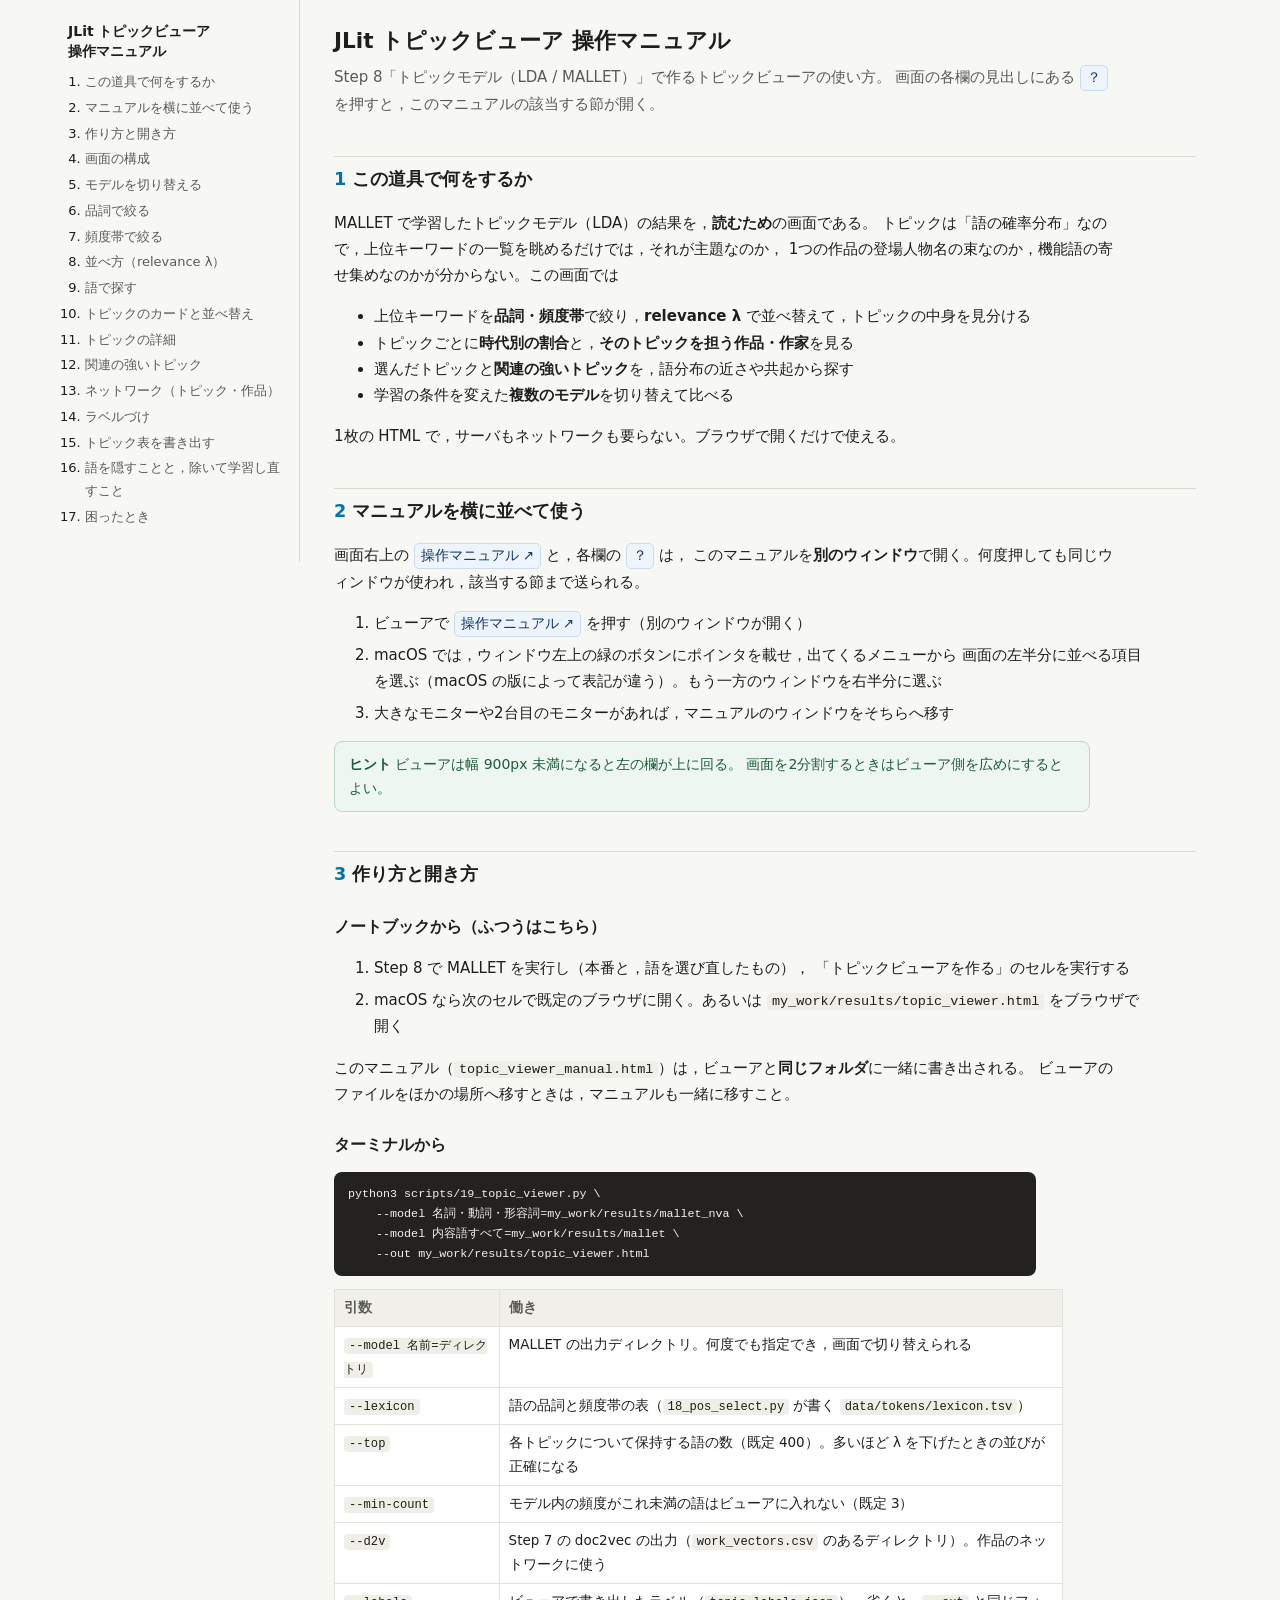
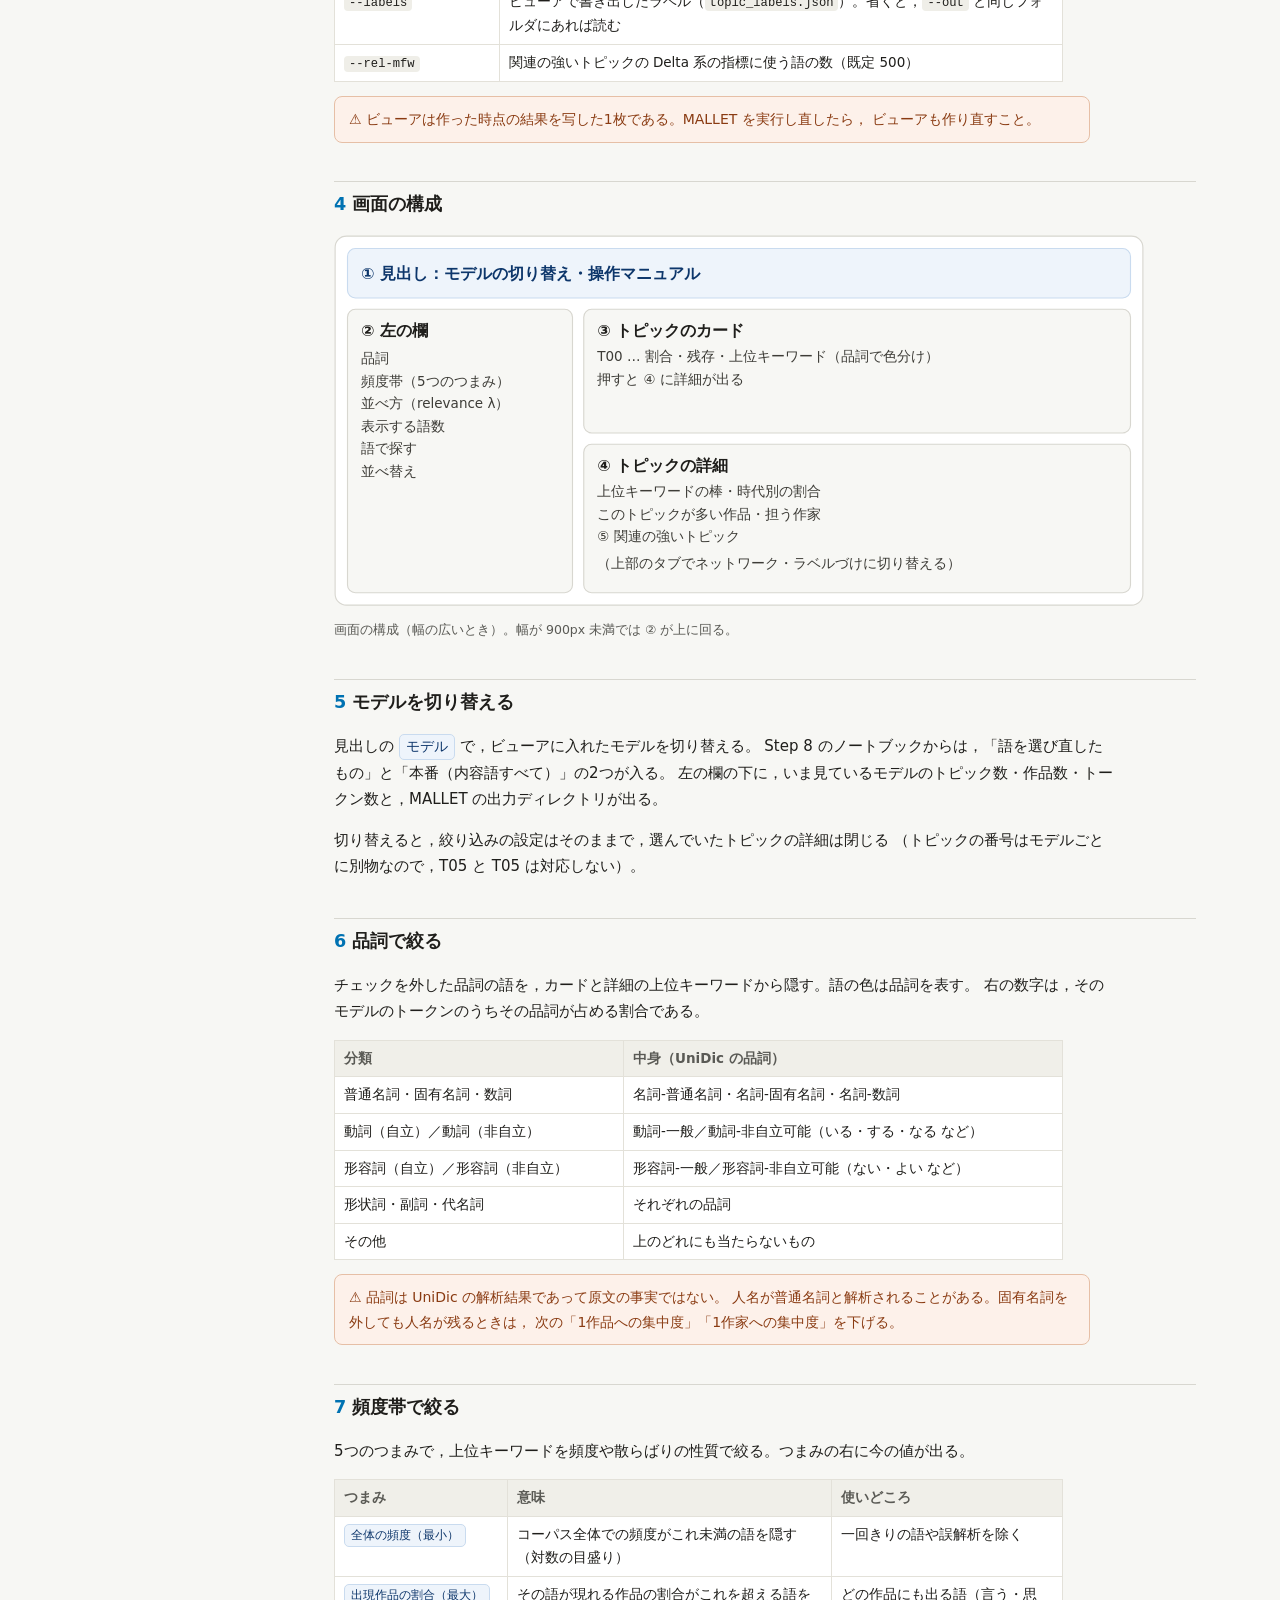
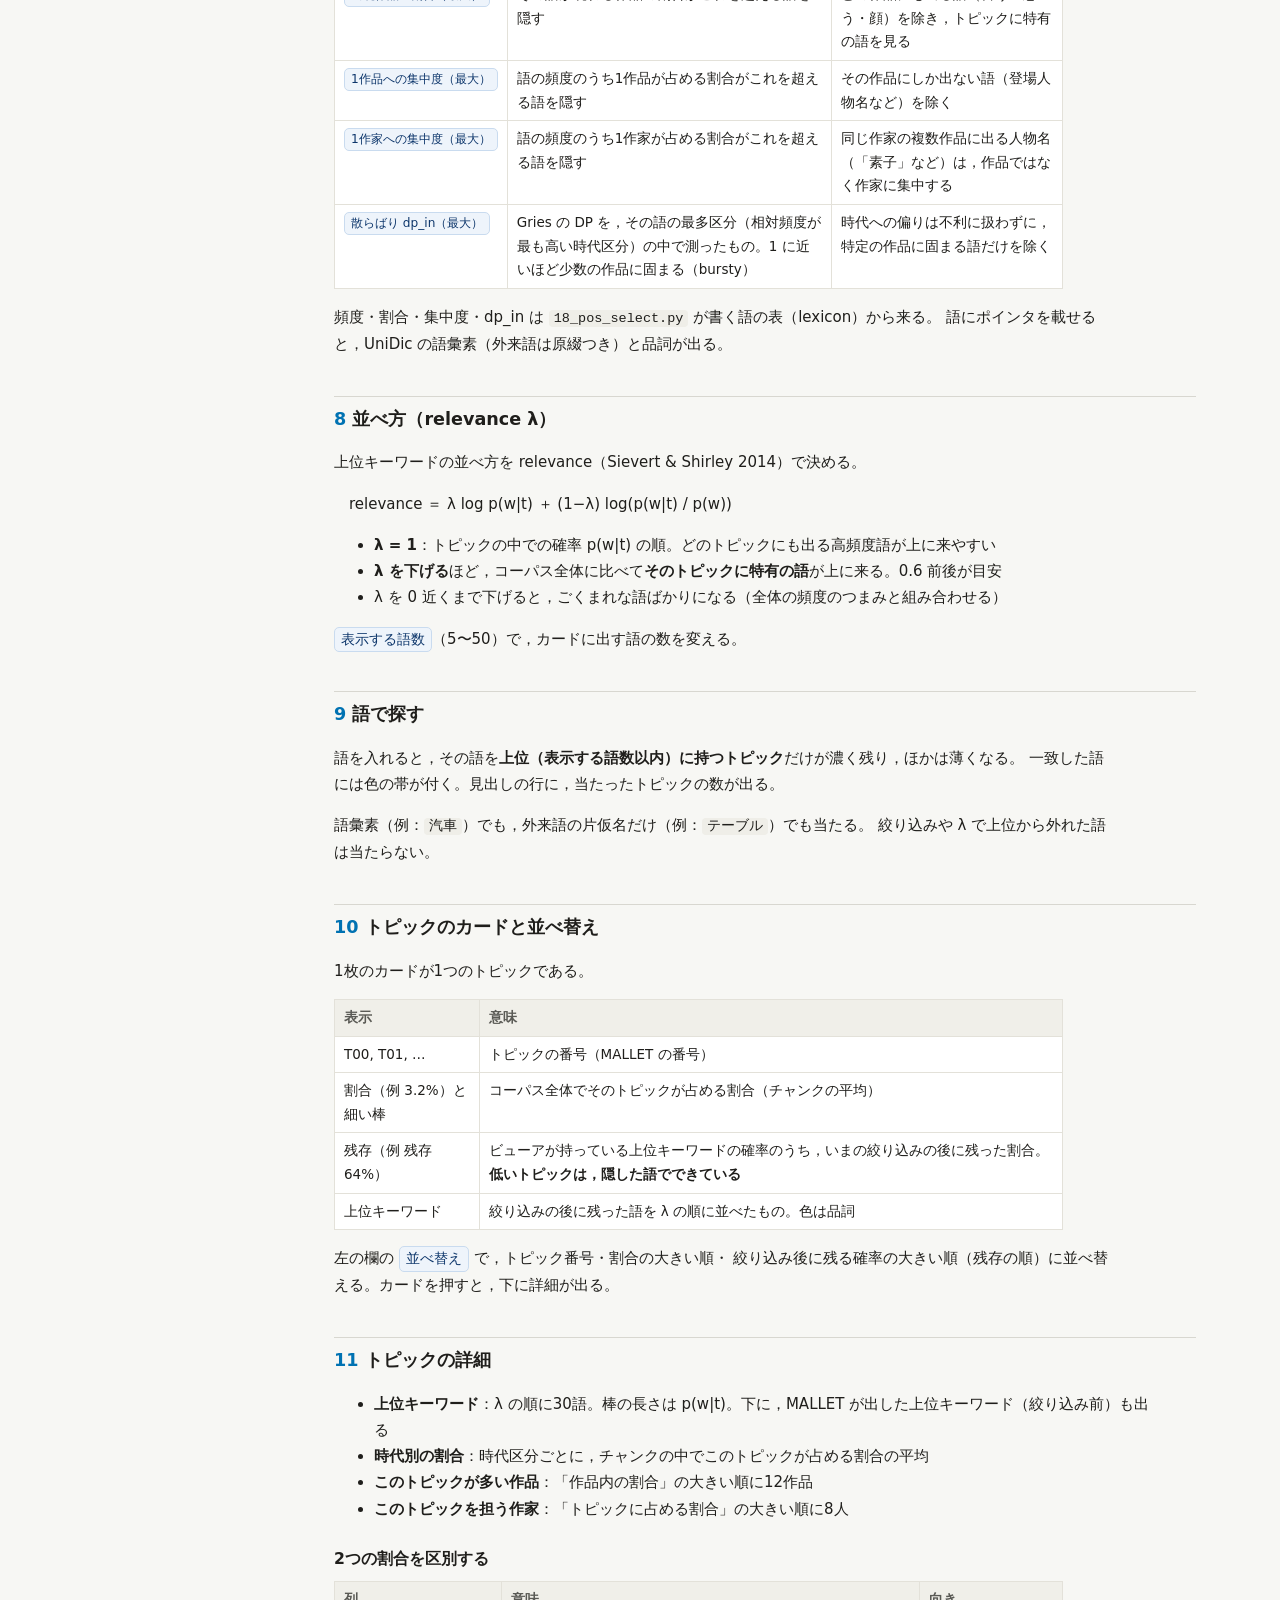
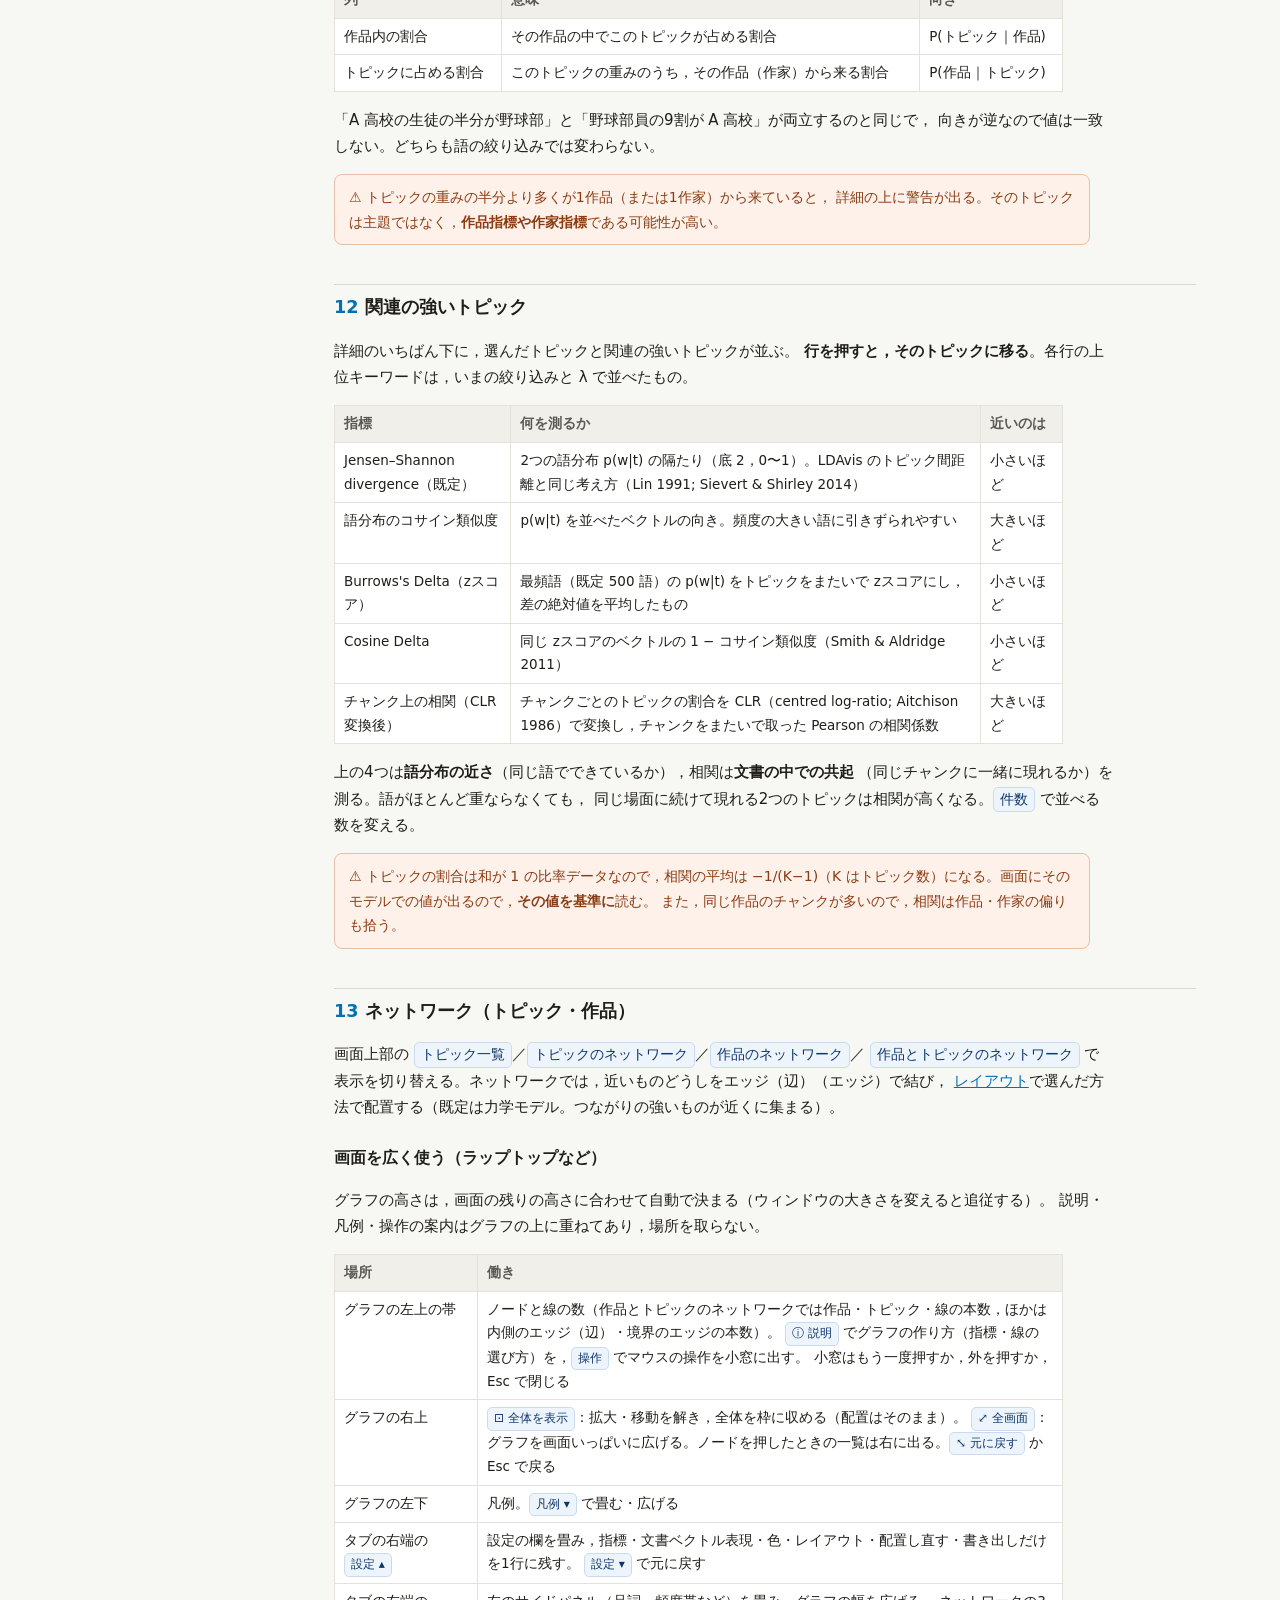
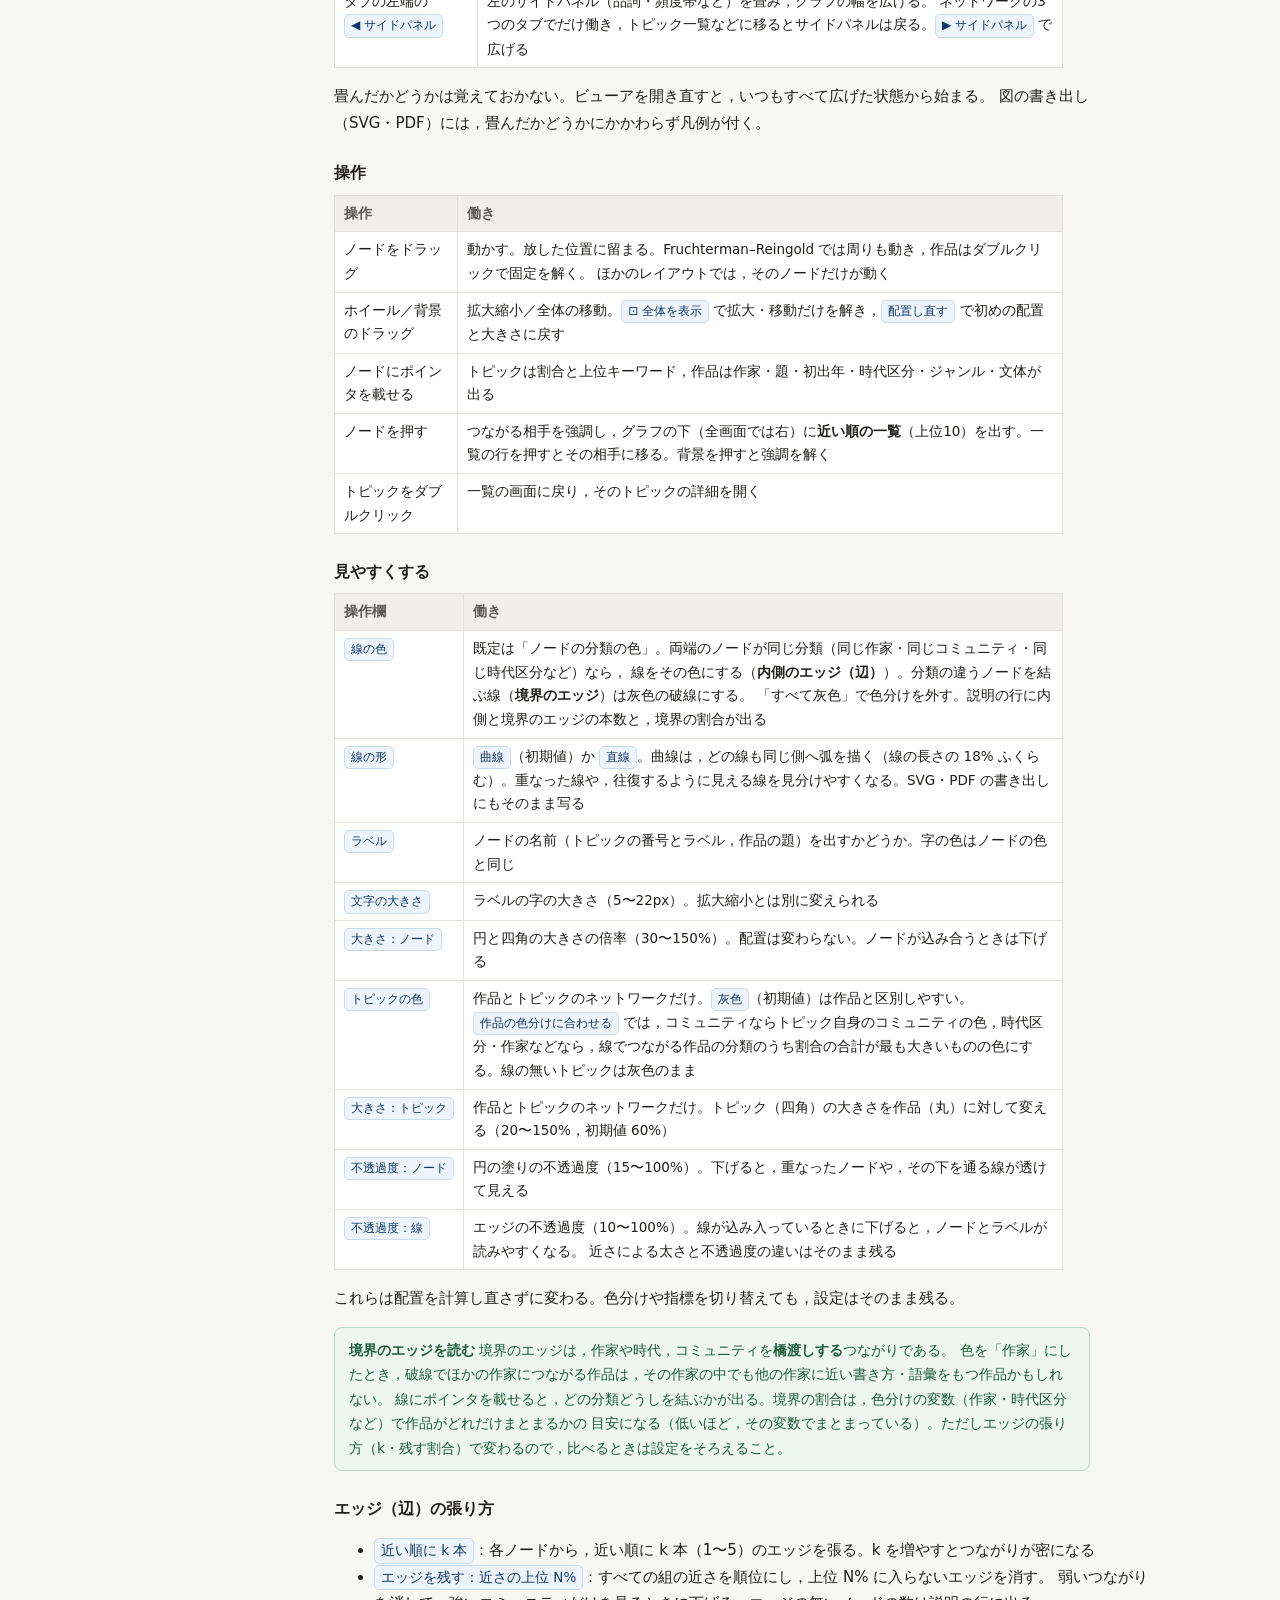
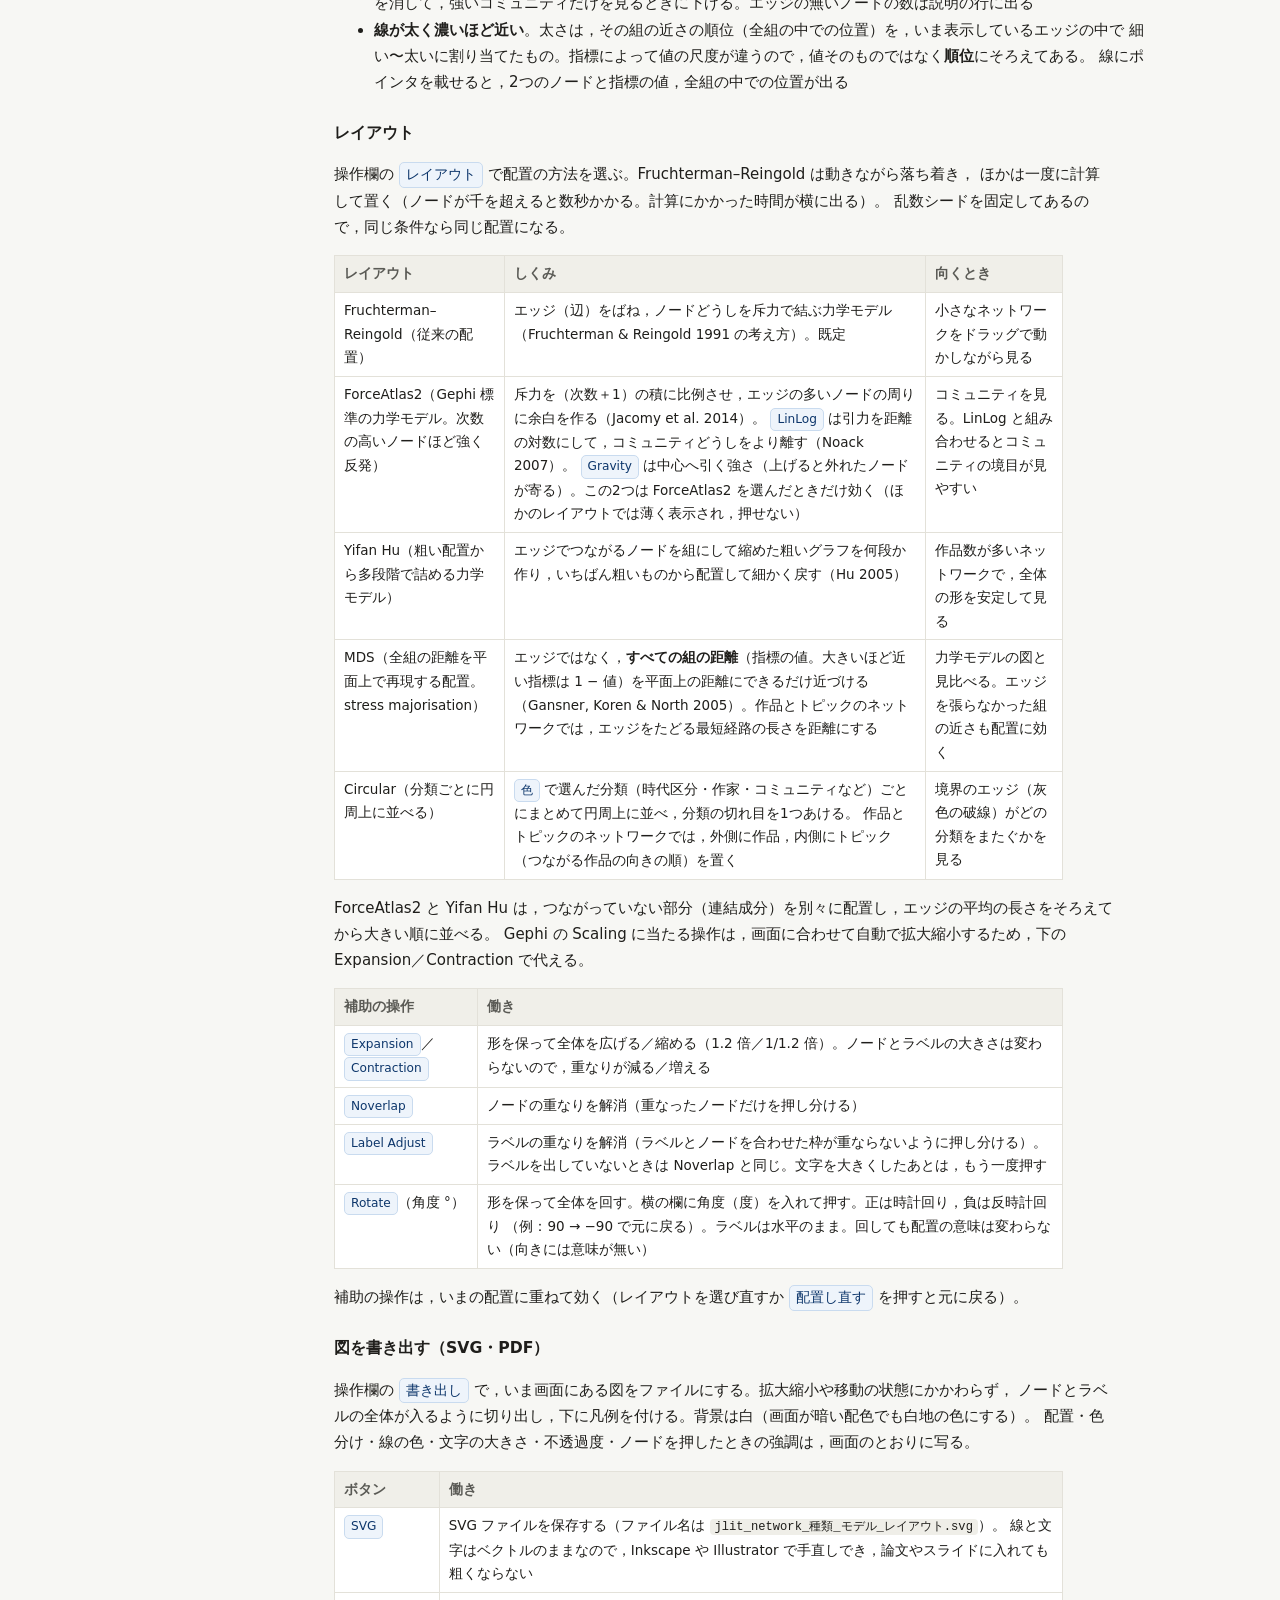
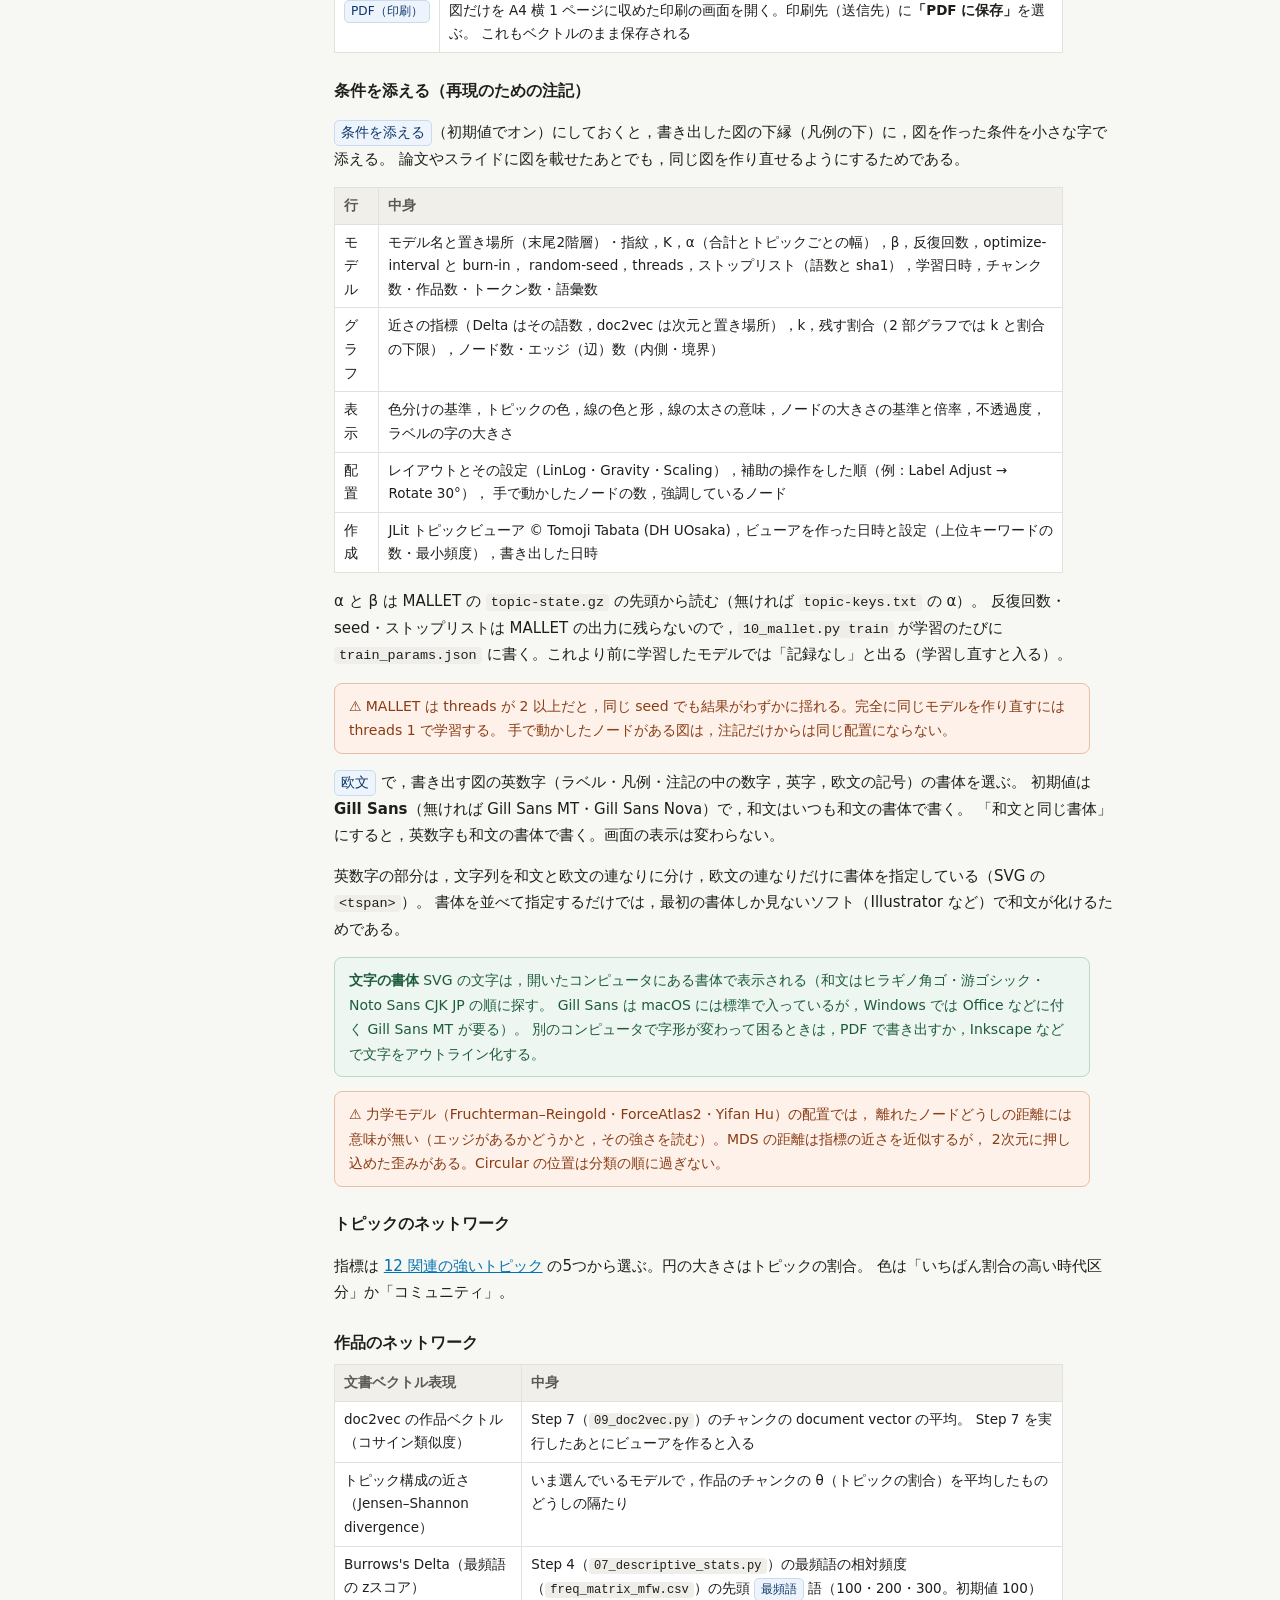
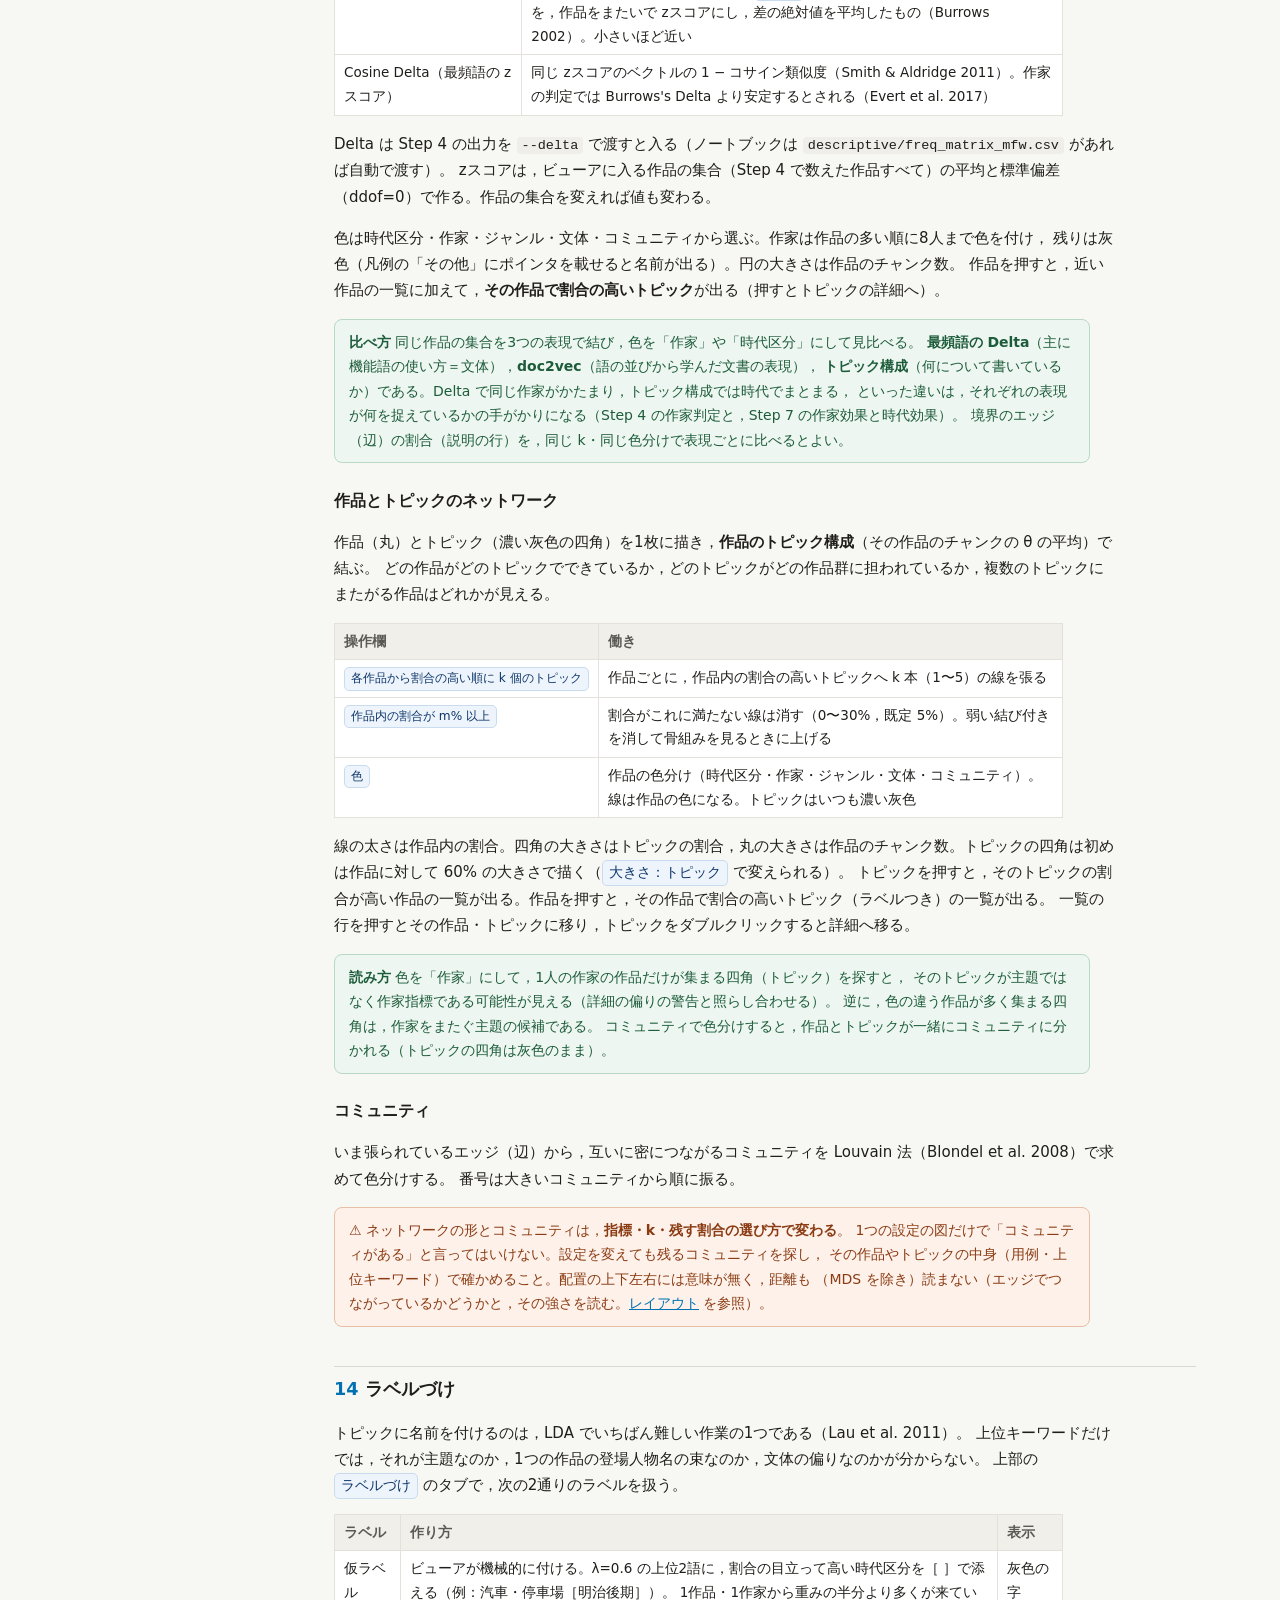
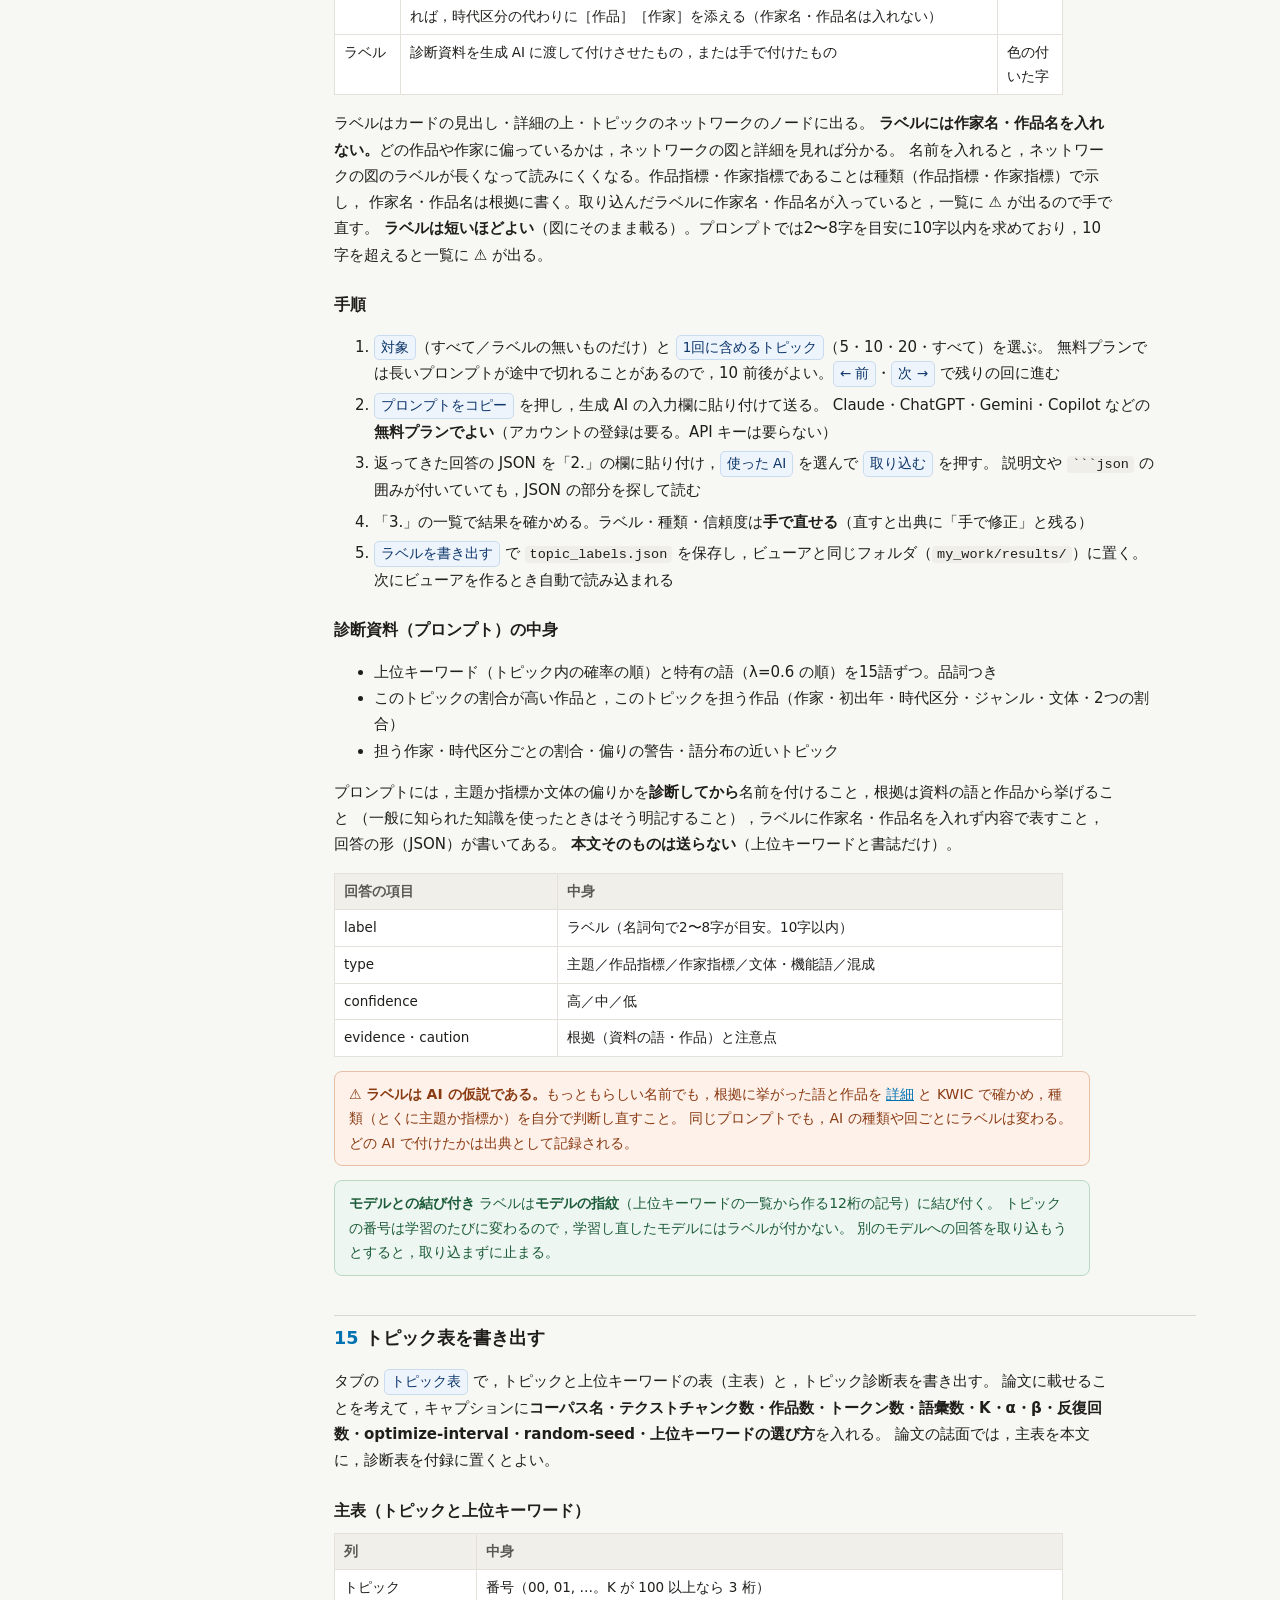
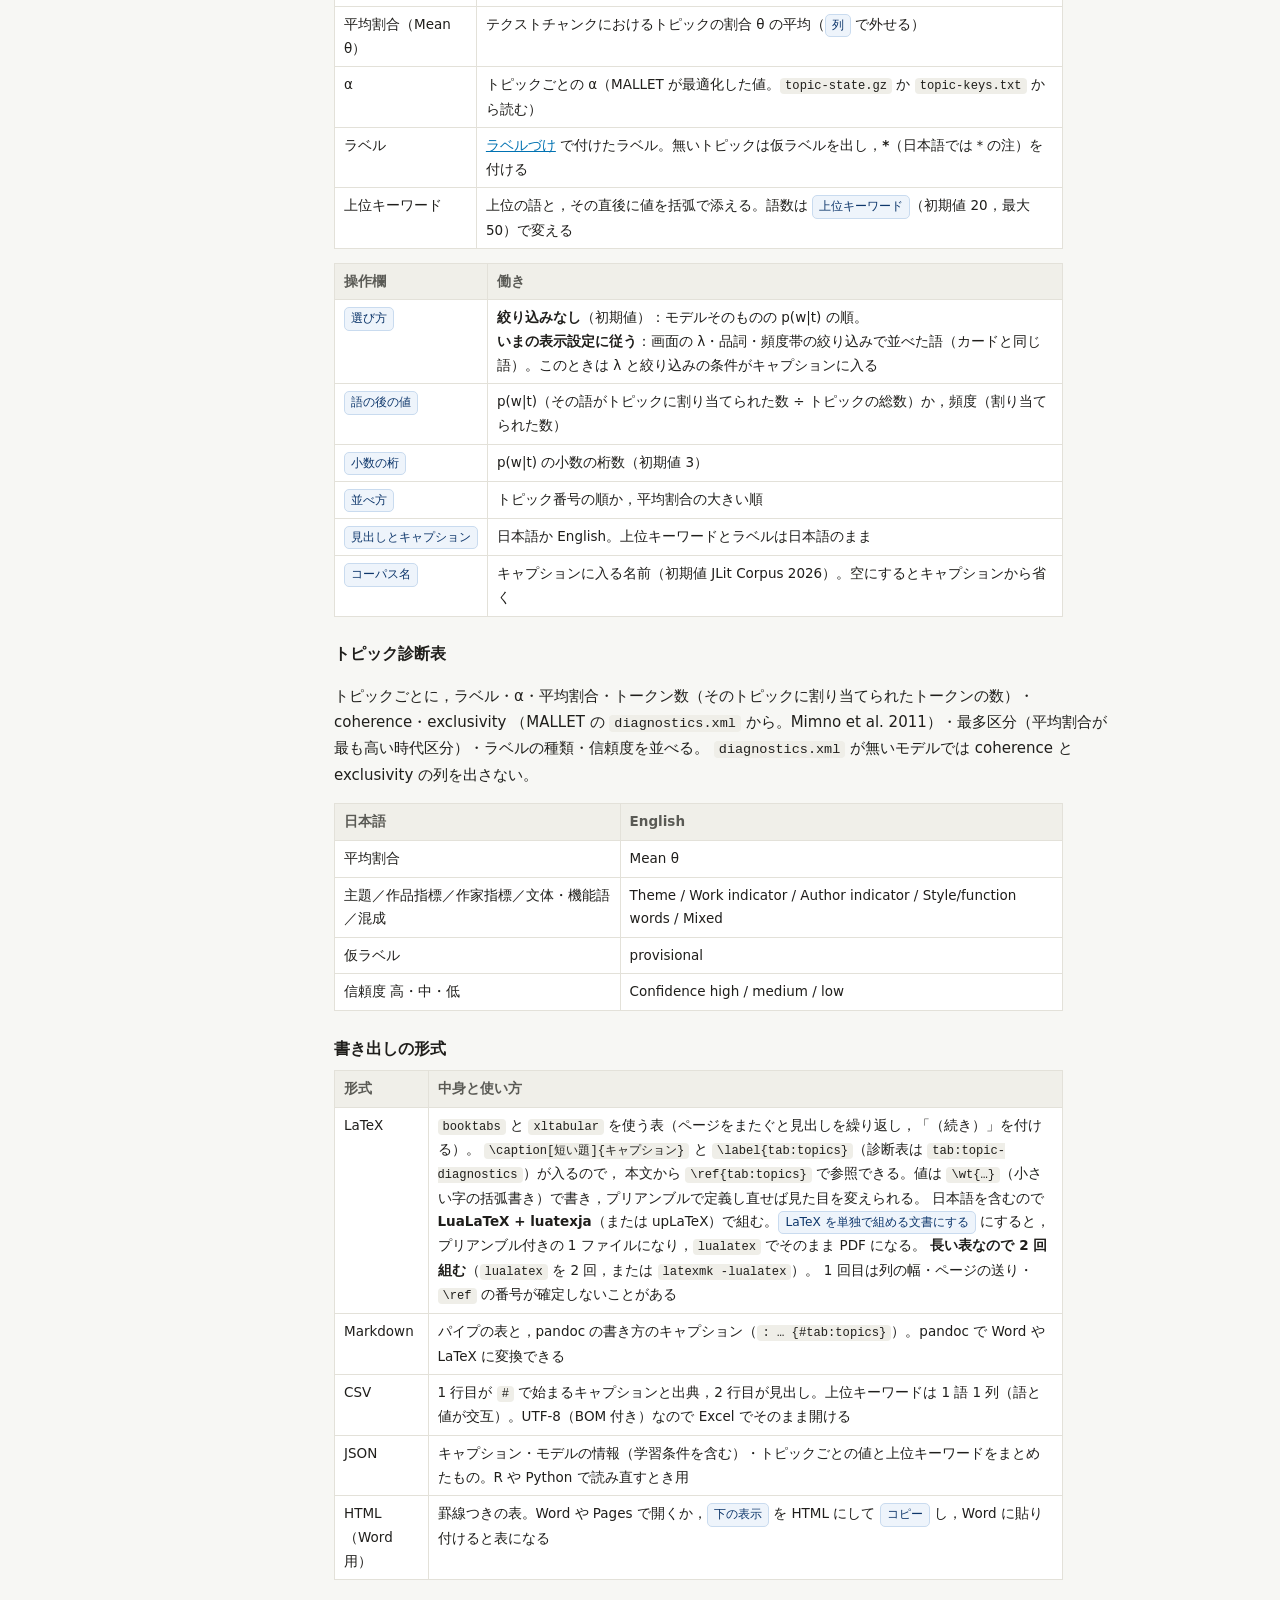
<file: scripts/topic_viewer_manual.html>
<!DOCTYPE html>
<html lang="ja">
<head>
<meta charset="utf-8">
<meta name="viewport" content="width=device-width, initial-scale=1">
<title>トピックビューア操作マニュアル</title>
<!--
  JLit トピックビューアの操作マニュアル。19_topic_viewer.py がビューアと同じフォルダに
  topic_viewer_manual.html として書き出す。ビューアの「操作マニュアル」と各欄の「？」から，
  別のウィンドウで開く。外部の資源は使わない。
  ● ビューアの機能を変えたら，このマニュアルも同じ変更で直すこと。
-->
<style>
:root{
  --ink:#1f1e1b; --ink2:#5a5a55; --ink3:#8a8a82; --line:#d8d7d0;
  --surface:#ffffff; --wash:#f7f7f4; --key:#0d366b; --keybg:#eef4fb;
  --accent:#0072B2; --warn:#8a3b12; --warnbg:#fdf1ea; --tip:#1d5c3a; --tipbg:#edf6f0;
}
*{box-sizing:border-box}
html{scroll-behavior:smooth;scroll-padding-top:14px}
body{margin:0;background:var(--wash);color:var(--ink);line-height:1.75;
  font-family:"Hiragino Sans","Noto Sans JP","Yu Gothic",system-ui,sans-serif;font-size:15px}
a{color:var(--accent)}
.wrap{display:grid;grid-template-columns:250px minmax(0,1fr);max-width:1180px;margin:0 auto}
nav{position:sticky;top:0;align-self:start;max-height:100vh;overflow:auto;
  padding:22px 14px 30px 18px;border-right:1px solid var(--line);font-size:13px}
nav .t{font-weight:700;font-size:14px;margin-bottom:10px;line-height:1.4}
nav ol{margin:0;padding-left:1.3em}
nav li{margin:3px 0}
nav a{text-decoration:none;color:var(--ink2)}
nav a:hover{color:var(--accent);text-decoration:underline}
main{padding:22px 34px 60px;min-width:0}
h1{font-size:1.35rem;margin:0 0 .2em}
.lead{color:var(--ink2);margin:0 0 1.4em}
h2{font-size:1.1rem;margin:2.2em 0 .6em;padding-top:.4em;border-top:1px solid var(--line)}
h2 .n{color:var(--accent);margin-right:.35em}
h3{font-size:.98rem;margin:1.5em 0 .4em}
p,li{max-width:52em}
table{border-collapse:collapse;width:100%;max-width:54em;font-size:13.5px;margin:.6em 0 1em;
  background:var(--surface)}
th,td{padding:6px 9px;border:1px solid #e3e1d9;vertical-align:top;text-align:left}
th{background:#f0efe9;color:var(--ink2);font-weight:600;white-space:nowrap}
code,kbd{font-family:ui-monospace,"SF Mono",Menlo,Consolas,monospace;font-size:.9em}
code{background:#efeee8;padding:1px 5px;border-radius:4px}
kbd{background:#fff;border:1px solid #cfcdc4;border-bottom-width:2px;border-radius:4px;padding:0 5px}
pre{background:#23221f;color:#f3f2ec;padding:12px 14px;border-radius:8px;overflow:auto;
  font-size:13px;line-height:1.55;max-width:54em}
pre code{background:none;padding:0;color:inherit}
.ui{display:inline-block;background:var(--keybg);color:var(--key);border:1px solid #c9dbef;
  border-radius:5px;padding:0 6px;font-size:.9em;white-space:nowrap}
.box{border-radius:8px;padding:10px 14px;margin:1em 0;max-width:54em;font-size:14px}
.warn{background:var(--warnbg);border:1px solid #e6bfa6;color:var(--warn)}
.tip{background:var(--tipbg);border:1px solid #b9d9c4;color:var(--tip)}
.box b:first-child{margin-right:.3em}
figure{margin:1em 0 1.4em;max-width:54em}
figcaption{font-size:12.5px;color:var(--ink2);margin-top:4px}
svg text{font-family:inherit}
.steps li{margin:.35em 0}
.top{font-size:12px;margin-left:.6em}
@media (max-width:860px){
  .wrap{grid-template-columns:1fr}
  nav{position:static;max-height:none;border-right:0;border-bottom:1px solid var(--line)}
  main{padding:18px 16px 50px}
}
@media print{nav{display:none}.wrap{grid-template-columns:1fr}h2{break-after:avoid}}
</style>
</head>
<body>
<div class="wrap">
<nav aria-label="目次">
  <div class="t">JLit トピックビューア<br>操作マニュアル</div>
  <ol>
    <li><a href="#intro">この道具で何をするか</a></li>
    <li><a href="#twoscreen">マニュアルを横に並べて使う</a></li>
    <li><a href="#start">作り方と開き方</a></li>
    <li><a href="#layout">画面の構成</a></li>
    <li><a href="#model">モデルを切り替える</a></li>
    <li><a href="#pos">品詞で絞る</a></li>
    <li><a href="#band">頻度帯で絞る</a></li>
    <li><a href="#lambda">並べ方（relevance λ）</a></li>
    <li><a href="#search">語で探す</a></li>
    <li><a href="#cards">トピックのカードと並べ替え</a></li>
    <li><a href="#detail">トピックの詳細</a></li>
    <li><a href="#related">関連の強いトピック</a></li>
    <li><a href="#network">ネットワーク（トピック・作品）</a></li>
    <li><a href="#labels">ラベルづけ</a></li>
    <li><a href="#table">トピック表を書き出す</a></li>
    <li><a href="#hide">語を隠すことと，除いて学習し直すこと</a></li>
    <li><a href="#trouble">困ったとき</a></li>
  </ol>
</nav>

<main>
<h1>JLit トピックビューア 操作マニュアル</h1>
<p class="lead">Step 8「トピックモデル（LDA / MALLET）」で作るトピックビューアの使い方。
画面の各欄の見出しにある <span class="ui">？</span> を押すと，このマニュアルの該当する節が開く。</p>

<!-- ================================================================ -->
<h2 id="intro"><span class="n">1</span>この道具で何をするか</h2>
<p>MALLET で学習したトピックモデル（LDA）の結果を，<b>読むため</b>の画面である。
トピックは「語の確率分布」なので，上位キーワードの一覧を眺めるだけでは，それが主題なのか，
1つの作品の登場人物名の束なのか，機能語の寄せ集めなのかが分からない。この画面では</p>
<ul>
  <li>上位キーワードを<b>品詞・頻度帯</b>で絞り，<b>relevance λ</b> で並べ替えて，トピックの中身を見分ける</li>
  <li>トピックごとに<b>時代別の割合</b>と，<b>そのトピックを担う作品・作家</b>を見る</li>
  <li>選んだトピックと<b>関連の強いトピック</b>を，語分布の近さや共起から探す</li>
  <li>学習の条件を変えた<b>複数のモデル</b>を切り替えて比べる</li>
</ul>
<p>1枚の HTML で，サーバもネットワークも要らない。ブラウザで開くだけで使える。</p>

<!-- ================================================================ -->
<h2 id="twoscreen"><span class="n">2</span>マニュアルを横に並べて使う</h2>
<p>画面右上の <span class="ui">操作マニュアル ↗</span> と，各欄の <span class="ui">？</span> は，
このマニュアルを<b>別のウィンドウ</b>で開く。何度押しても同じウィンドウが使われ，該当する節まで送られる。</p>
<ol class="steps">
  <li>ビューアで <span class="ui">操作マニュアル ↗</span> を押す（別のウィンドウが開く）</li>
  <li>macOS では，ウィンドウ左上の緑のボタンにポインタを載せ，出てくるメニューから
    画面の左半分に並べる項目を選ぶ（macOS の版によって表記が違う）。もう一方のウィンドウを右半分に選ぶ</li>
  <li>大きなモニターや2台目のモニターがあれば，マニュアルのウィンドウをそちらへ移す</li>
</ol>
<div class="box tip"><b>ヒント</b>ビューアは幅 900px 未満になると左の欄が上に回る。
画面を2分割するときはビューア側を広めにするとよい。</div>

<!-- ================================================================ -->
<h2 id="start"><span class="n">3</span>作り方と開き方</h2>
<h3>ノートブックから（ふつうはこちら）</h3>
<ol class="steps">
  <li>Step 8 で MALLET を実行し（本番と，語を選び直したもの），
    「トピックビューアを作る」のセルを実行する</li>
  <li>macOS なら次のセルで既定のブラウザに開く。あるいは
    <code>my_work/results/topic_viewer.html</code> をブラウザで開く</li>
</ol>
<p>このマニュアル（<code>topic_viewer_manual.html</code>）は，ビューアと<b>同じフォルダ</b>に一緒に書き出される。
ビューアのファイルをほかの場所へ移すときは，マニュアルも一緒に移すこと。</p>
<h3>ターミナルから</h3>
<pre><code>python3 scripts/19_topic_viewer.py \
    --model 名詞・動詞・形容詞=my_work/results/mallet_nva \
    --model 内容語すべて=my_work/results/mallet \
    --out my_work/results/topic_viewer.html</code></pre>
<table>
  <tr><th>引数</th><th>働き</th></tr>
  <tr><td><code>--model 名前=ディレクトリ</code></td><td>MALLET の出力ディレクトリ。何度でも指定でき，画面で切り替えられる</td></tr>
  <tr><td><code>--lexicon</code></td><td>語の品詞と頻度帯の表（<code>18_pos_select.py</code> が書く <code>data/tokens/lexicon.tsv</code>）</td></tr>
  <tr><td><code>--top</code></td><td>各トピックについて保持する語の数（既定 400）。多いほど λ を下げたときの並びが正確になる</td></tr>
  <tr><td><code>--min-count</code></td><td>モデル内の頻度がこれ未満の語はビューアに入れない（既定 3）</td></tr>
  <tr><td><code>--d2v</code></td><td>Step 7 の doc2vec の出力（<code>work_vectors.csv</code> のあるディレクトリ）。作品のネットワークに使う</td></tr>
  <tr><td><code>--labels</code></td><td>ビューアで書き出したラベル（<code>topic_labels.json</code>）。省くと，<code>--out</code> と同じフォルダにあれば読む</td></tr>
  <tr><td><code>--rel-mfw</code></td><td>関連の強いトピックの Delta 系の指標に使う語の数（既定 500）</td></tr>
</table>
<div class="box warn"><b>⚠</b>ビューアは作った時点の結果を写した1枚である。MALLET を実行し直したら，
ビューアも作り直すこと。</div>

<!-- ================================================================ -->
<h2 id="layout"><span class="n">4</span>画面の構成</h2>
<figure>
<svg viewBox="0 0 720 330" width="100%" role="img" aria-label="画面の構成図">
  <rect x="1" y="1" width="718" height="328" rx="10" fill="#fff" stroke="#d8d7d0"/>
  <rect x="12" y="12" width="696" height="44" rx="7" fill="#eef4fb" stroke="#c9dbef"/>
  <text x="24" y="39" font-size="14" font-weight="700" fill="#0d366b">① 見出し：モデルの切り替え・操作マニュアル</text>
  <rect x="12" y="66" width="200" height="252" rx="7" fill="#f7f7f4" stroke="#d8d7d0"/>
  <text x="24" y="90" font-size="14" font-weight="700" fill="#1f1e1b">② 左の欄</text>
  <text x="24" y="114" font-size="12" fill="#3d3c37">品詞</text>
  <text x="24" y="134" font-size="12" fill="#3d3c37">頻度帯（5つのつまみ）</text>
  <text x="24" y="154" font-size="12" fill="#3d3c37">並べ方（relevance λ）</text>
  <text x="24" y="174" font-size="12" fill="#3d3c37">表示する語数</text>
  <text x="24" y="194" font-size="12" fill="#3d3c37">語で探す</text>
  <text x="24" y="214" font-size="12" fill="#3d3c37">並べ替え</text>
  <rect x="222" y="66" width="486" height="110" rx="7" fill="#f7f7f4" stroke="#d8d7d0"/>
  <text x="234" y="90" font-size="14" font-weight="700" fill="#1f1e1b">③ トピックのカード</text>
  <text x="234" y="112" font-size="12" fill="#3d3c37">T00 … 割合・残存・上位キーワード（品詞で色分け）</text>
  <text x="234" y="132" font-size="12" fill="#3d3c37">押すと ④ に詳細が出る</text>
  <rect x="222" y="186" width="486" height="132" rx="7" fill="#f7f7f4" stroke="#d8d7d0"/>
  <text x="234" y="210" font-size="14" font-weight="700" fill="#1f1e1b">④ トピックの詳細</text>
  <text x="234" y="232" font-size="12" fill="#3d3c37">上位キーワードの棒・時代別の割合</text>
  <text x="234" y="252" font-size="12" fill="#3d3c37">このトピックが多い作品・担う作家</text>
  <text x="234" y="272" font-size="12" fill="#3d3c37">⑤ 関連の強いトピック</text>
  <text x="234" y="296" font-size="12" fill="#3d3c37">（上部のタブでネットワーク・ラベルづけに切り替える）</text>
</svg>
<figcaption>画面の構成（幅の広いとき）。幅が 900px 未満では ② が上に回る。</figcaption>
</figure>

<!-- ================================================================ -->
<h2 id="model"><span class="n">5</span>モデルを切り替える</h2>
<p>見出しの <span class="ui">モデル</span> で，ビューアに入れたモデルを切り替える。
Step 8 のノートブックからは，「語を選び直したもの」と「本番（内容語すべて）」の2つが入る。
左の欄の下に，いま見ているモデルのトピック数・作品数・トークン数と，MALLET の出力ディレクトリが出る。</p>
<p>切り替えると，絞り込みの設定はそのままで，選んでいたトピックの詳細は閉じる
（トピックの番号はモデルごとに別物なので，T05 と T05 は対応しない）。</p>

<!-- ================================================================ -->
<h2 id="pos"><span class="n">6</span>品詞で絞る</h2>
<p>チェックを外した品詞の語を，カードと詳細の上位キーワードから隠す。語の色は品詞を表す。
右の数字は，そのモデルのトークンのうちその品詞が占める割合である。</p>
<table>
  <tr><th>分類</th><th>中身（UniDic の品詞）</th></tr>
  <tr><td>普通名詞・固有名詞・数詞</td><td>名詞-普通名詞・名詞-固有名詞・名詞-数詞</td></tr>
  <tr><td>動詞（自立）／動詞（非自立）</td><td>動詞-一般／動詞-非自立可能（いる・する・なる など）</td></tr>
  <tr><td>形容詞（自立）／形容詞（非自立）</td><td>形容詞-一般／形容詞-非自立可能（ない・よい など）</td></tr>
  <tr><td>形状詞・副詞・代名詞</td><td>それぞれの品詞</td></tr>
  <tr><td>その他</td><td>上のどれにも当たらないもの</td></tr>
</table>
<div class="box warn"><b>⚠</b>品詞は UniDic の解析結果であって原文の事実ではない。
人名が普通名詞と解析されることがある。固有名詞を外しても人名が残るときは，
次の「1作品への集中度」「1作家への集中度」を下げる。</div>

<!-- ================================================================ -->
<h2 id="band"><span class="n">7</span>頻度帯で絞る</h2>
<p>5つのつまみで，上位キーワードを頻度や散らばりの性質で絞る。つまみの右に今の値が出る。</p>
<table>
  <tr><th>つまみ</th><th>意味</th><th>使いどころ</th></tr>
  <tr><td><span class="ui">全体の頻度（最小）</span></td><td>コーパス全体での頻度がこれ未満の語を隠す（対数の目盛り）</td>
      <td>一回きりの語や誤解析を除く</td></tr>
  <tr><td><span class="ui">出現作品の割合（最大）</span></td><td>その語が現れる作品の割合がこれを超える語を隠す</td>
      <td>どの作品にも出る語（言う・思う・顔）を除き，トピックに特有の語を見る</td></tr>
  <tr><td><span class="ui">1作品への集中度（最大）</span></td><td>語の頻度のうち1作品が占める割合がこれを超える語を隠す</td>
      <td>その作品にしか出ない語（登場人物名など）を除く</td></tr>
  <tr><td><span class="ui">1作家への集中度（最大）</span></td><td>語の頻度のうち1作家が占める割合がこれを超える語を隠す</td>
      <td>同じ作家の複数作品に出る人物名（「素子」など）は，作品ではなく作家に集中する</td></tr>
  <tr><td><span class="ui">散らばり dp_in（最大）</span></td><td>Gries の DP を，その語の最多区分（相対頻度が最も高い時代区分）の中で測ったもの。1 に近いほど少数の作品に固まる（bursty）</td>
      <td>時代への偏りは不利に扱わずに，特定の作品に固まる語だけを除く</td></tr>
</table>
<p>頻度・割合・集中度・dp_in は <code>18_pos_select.py</code> が書く語の表（lexicon）から来る。
語にポインタを載せると，UniDic の語彙素（外来語は原綴つき）と品詞が出る。</p>

<!-- ================================================================ -->
<h2 id="lambda"><span class="n">8</span>並べ方（relevance λ）</h2>
<p>上位キーワードの並べ方を relevance（Sievert &amp; Shirley 2014）で決める。</p>
<p style="margin-left:1em">relevance ＝ λ log p(w|t) ＋ (1−λ) log(p(w|t) / p(w))</p>
<ul>
  <li><b>λ = 1</b>：トピックの中での確率 p(w|t) の順。どのトピックにも出る高頻度語が上に来やすい</li>
  <li><b>λ を下げる</b>ほど，コーパス全体に比べて<b>そのトピックに特有の語</b>が上に来る。0.6 前後が目安</li>
  <li>λ を 0 近くまで下げると，ごくまれな語ばかりになる（全体の頻度のつまみと組み合わせる）</li>
</ul>
<p><span class="ui">表示する語数</span>（5〜50）で，カードに出す語の数を変える。</p>

<!-- ================================================================ -->
<h2 id="search"><span class="n">9</span>語で探す</h2>
<p>語を入れると，その語を<b>上位（表示する語数以内）に持つトピック</b>だけが濃く残り，ほかは薄くなる。
一致した語には色の帯が付く。見出しの行に，当たったトピックの数が出る。</p>
<p>語彙素（例：<code>汽車</code>）でも，外来語の片仮名だけ（例：<code>テーブル</code>）でも当たる。
絞り込みや λ で上位から外れた語は当たらない。</p>

<!-- ================================================================ -->
<h2 id="cards"><span class="n">10</span>トピックのカードと並べ替え</h2>
<p>1枚のカードが1つのトピックである。</p>
<table>
  <tr><th>表示</th><th>意味</th></tr>
  <tr><td>T00, T01, …</td><td>トピックの番号（MALLET の番号）</td></tr>
  <tr><td>割合（例 3.2%）と細い棒</td><td>コーパス全体でそのトピックが占める割合（チャンクの平均）</td></tr>
  <tr><td>残存（例 残存 64%）</td><td>ビューアが持っている上位キーワードの確率のうち，いまの絞り込みの後に残った割合。
      <b>低いトピックは，隠した語でできている</b></td></tr>
  <tr><td>上位キーワード</td><td>絞り込みの後に残った語を λ の順に並べたもの。色は品詞</td></tr>
</table>
<p>左の欄の <span class="ui">並べ替え</span> で，トピック番号・割合の大きい順・
絞り込み後に残る確率の大きい順（残存の順）に並べ替える。カードを押すと，下に詳細が出る。</p>

<!-- ================================================================ -->
<h2 id="detail"><span class="n">11</span>トピックの詳細</h2>
<ul>
  <li><b>上位キーワード</b>：λ の順に30語。棒の長さは p(w|t)。下に，MALLET が出した上位キーワード（絞り込み前）も出る</li>
  <li><b>時代別の割合</b>：時代区分ごとに，チャンクの中でこのトピックが占める割合の平均</li>
  <li><b>このトピックが多い作品</b>：「作品内の割合」の大きい順に12作品</li>
  <li><b>このトピックを担う作家</b>：「トピックに占める割合」の大きい順に8人</li>
</ul>
<h3>2つの割合を区別する</h3>
<table>
  <tr><th>列</th><th>意味</th><th>向き</th></tr>
  <tr><td>作品内の割合</td><td>その作品の中でこのトピックが占める割合</td><td>P(トピック｜作品)</td></tr>
  <tr><td>トピックに占める割合</td><td>このトピックの重みのうち，その作品（作家）から来る割合</td><td>P(作品｜トピック)</td></tr>
</table>
<p>「A 高校の生徒の半分が野球部」と「野球部員の9割が A 高校」が両立するのと同じで，
向きが逆なので値は一致しない。どちらも語の絞り込みでは変わらない。</p>
<div class="box warn"><b>⚠</b>トピックの重みの半分より多くが1作品（または1作家）から来ていると，
詳細の上に警告が出る。そのトピックは主題ではなく，<b>作品指標や作家指標</b>である可能性が高い。</div>

<!-- ================================================================ -->
<h2 id="related"><span class="n">12</span>関連の強いトピック</h2>
<p>詳細のいちばん下に，選んだトピックと関連の強いトピックが並ぶ。
<b>行を押すと，そのトピックに移る</b>。各行の上位キーワードは，いまの絞り込みと λ で並べたもの。</p>
<table>
  <tr><th>指標</th><th>何を測るか</th><th>近いのは</th></tr>
  <tr><td>Jensen–Shannon divergence（既定）</td><td>2つの語分布 p(w|t) の隔たり（底 2，0〜1）。LDAvis のトピック間距離と同じ考え方（Lin 1991; Sievert &amp; Shirley 2014）</td><td>小さいほど</td></tr>
  <tr><td>語分布のコサイン類似度</td><td>p(w|t) を並べたベクトルの向き。頻度の大きい語に引きずられやすい</td><td>大きいほど</td></tr>
  <tr><td>Burrows's Delta（zスコア）</td><td>最頻語（既定 500 語）の p(w|t) をトピックをまたいで zスコアにし，差の絶対値を平均したもの</td><td>小さいほど</td></tr>
  <tr><td>Cosine Delta</td><td>同じ zスコアのベクトルの 1 − コサイン類似度（Smith &amp; Aldridge 2011）</td><td>小さいほど</td></tr>
  <tr><td>チャンク上の相関（CLR 変換後）</td><td>チャンクごとのトピックの割合を CLR（centred log-ratio; Aitchison 1986）で変換し，チャンクをまたいで取った Pearson の相関係数</td><td>大きいほど</td></tr>
</table>
<p>上の4つは<b>語分布の近さ</b>（同じ語でできているか），相関は<b>文書の中での共起</b>
（同じチャンクに一緒に現れるか）を測る。語がほとんど重ならなくても，
同じ場面に続けて現れる2つのトピックは相関が高くなる。<span class="ui">件数</span> で並べる数を変える。</p>
<div class="box warn"><b>⚠</b>トピックの割合は和が 1 の比率データなので，相関の平均は
−1/(K−1)（K はトピック数）になる。画面にそのモデルでの値が出るので，<b>その値を基準に</b>読む。
また，同じ作品のチャンクが多いので，相関は作品・作家の偏りも拾う。</div>

<!-- ================================================================ -->
<h2 id="network"><span class="n">13</span>ネットワーク（トピック・作品）</h2>
<p>画面上部の <span class="ui">トピック一覧</span>／<span class="ui">トピックのネットワーク</span>／<span class="ui">作品のネットワーク</span>／
<span class="ui">作品とトピックのネットワーク</span> で表示を切り替える。ネットワークでは，近いものどうしをエッジ（辺）（エッジ）で結び，
<a href="#netlayout">レイアウト</a>で選んだ方法で配置する（既定は力学モデル。つながりの強いものが近くに集まる）。</p>
<h3 id="netscreen">画面を広く使う（ラップトップなど）</h3>
<p>グラフの高さは，画面の残りの高さに合わせて自動で決まる（ウィンドウの大きさを変えると追従する）。
説明・凡例・操作の案内はグラフの上に重ねてあり，場所を取らない。</p>
<table>
  <tr><th>場所</th><th>働き</th></tr>
  <tr><td>グラフの左上の帯</td><td>ノードと線の数（作品とトピックのネットワークでは作品・トピック・線の本数，ほかは内側のエッジ（辺）・境界のエッジの本数）。
      <span class="ui">ⓘ 説明</span> でグラフの作り方（指標・線の選び方）を，<span class="ui">操作</span> でマウスの操作を小窓に出す。
      小窓はもう一度押すか，外を押すか，Esc で閉じる</td></tr>
  <tr><td>グラフの右上</td><td><span class="ui">⊡ 全体を表示</span>：拡大・移動を解き，全体を枠に収める（配置はそのまま）。
      <span class="ui">⤢ 全画面</span>：グラフを画面いっぱいに広げる。ノードを押したときの一覧は右に出る。<span class="ui">⤡ 元に戻す</span> か Esc で戻る</td></tr>
  <tr><td>グラフの左下</td><td>凡例。<span class="ui">凡例 ▾</span> で畳む・広げる</td></tr>
  <tr><td>タブの右端の <span class="ui">設定 ▴</span></td><td>設定の欄を畳み，指標・文書ベクトル表現・色・レイアウト・配置し直す・書き出しだけを1行に残す。
      <span class="ui">設定 ▾</span> で元に戻す</td></tr>
  <tr><td>タブの左端の <span class="ui">◀ サイドパネル</span></td><td>左のサイドパネル（品詞・頻度帯など）を畳み，グラフの幅を広げる。
      ネットワークの3つのタブでだけ働き，トピック一覧などに移るとサイドパネルは戻る。<span class="ui">▶ サイドパネル</span> で広げる</td></tr>
</table>
<p>畳んだかどうかは覚えておかない。ビューアを開き直すと，いつもすべて広げた状態から始まる。
図の書き出し（SVG・PDF）には，畳んだかどうかにかかわらず凡例が付く。</p>
<h3>操作</h3>
<table>
  <tr><th>操作</th><th>働き</th></tr>
  <tr><td>ノードをドラッグ</td><td>動かす。放した位置に留まる。Fruchterman–Reingold では周りも動き，作品はダブルクリックで固定を解く。
      ほかのレイアウトでは，そのノードだけが動く</td></tr>
  <tr><td>ホイール／背景のドラッグ</td><td>拡大縮小／全体の移動。<span class="ui">⊡ 全体を表示</span> で拡大・移動だけを解き，<span class="ui">配置し直す</span> で初めの配置と大きさに戻す</td></tr>
  <tr><td>ノードにポインタを載せる</td><td>トピックは割合と上位キーワード，作品は作家・題・初出年・時代区分・ジャンル・文体が出る</td></tr>
  <tr><td>ノードを押す</td><td>つながる相手を強調し，グラフの下（全画面では右）に<b>近い順の一覧</b>（上位10）を出す。一覧の行を押すとその相手に移る。背景を押すと強調を解く</td></tr>
  <tr><td>トピックをダブルクリック</td><td>一覧の画面に戻り，そのトピックの詳細を開く</td></tr>
</table>
<h3>見やすくする</h3>
<table>
  <tr><th>操作欄</th><th>働き</th></tr>
  <tr><td><span class="ui">線の色</span></td><td>既定は「ノードの分類の色」。両端のノードが同じ分類（同じ作家・同じコミュニティ・同じ時代区分など）なら，
      線をその色にする（<b>内側のエッジ（辺）</b>）。分類の違うノードを結ぶ線（<b>境界のエッジ</b>）は灰色の破線にする。
      「すべて灰色」で色分けを外す。説明の行に内側と境界のエッジの本数と，境界の割合が出る</td></tr>
  <tr><td><span class="ui">線の形</span></td><td><span class="ui">曲線</span>（初期値）か <span class="ui">直線</span>。曲線は，どの線も同じ側へ弧を描く（線の長さの 18% ふくらむ）。重なった線や，往復するように見える線を見分けやすくなる。SVG・PDF の書き出しにもそのまま写る</td></tr>
  <tr><td><span class="ui">ラベル</span></td><td>ノードの名前（トピックの番号とラベル，作品の題）を出すかどうか。字の色はノードの色と同じ</td></tr>
  <tr><td><span class="ui">文字の大きさ</span></td><td>ラベルの字の大きさ（5〜22px）。拡大縮小とは別に変えられる</td></tr>
  <tr><td><span class="ui">大きさ：ノード</span></td><td>円と四角の大きさの倍率（30〜150%）。配置は変わらない。ノードが込み合うときは下げる</td></tr>
  <tr><td><span class="ui">トピックの色</span></td><td>作品とトピックのネットワークだけ。<span class="ui">灰色</span>（初期値）は作品と区別しやすい。<span class="ui">作品の色分けに合わせる</span> では，コミュニティならトピック自身のコミュニティの色，時代区分・作家などなら，線でつながる作品の分類のうち割合の合計が最も大きいものの色にする。線の無いトピックは灰色のまま</td></tr>
  <tr><td><span class="ui">大きさ：トピック</span></td><td>作品とトピックのネットワークだけ。トピック（四角）の大きさを作品（丸）に対して変える（20〜150%，初期値 60%）</td></tr>
  <tr><td><span class="ui">不透過度：ノード</span></td><td>円の塗りの不透過度（15〜100%）。下げると，重なったノードや，その下を通る線が透けて見える</td></tr>
  <tr><td><span class="ui">不透過度：線</span></td><td>エッジの不透過度（10〜100%）。線が込み入っているときに下げると，ノードとラベルが読みやすくなる。
      近さによる太さと不透過度の違いはそのまま残る</td></tr>
</table>
<p>これらは配置を計算し直さずに変わる。色分けや指標を切り替えても，設定はそのまま残る。</p>
<div class="box tip"><b>境界のエッジを読む</b>境界のエッジは，作家や時代，コミュニティを<b>橋渡しする</b>つながりである。
色を「作家」にしたとき，破線でほかの作家につながる作品は，その作家の中でも他の作家に近い書き方・語彙をもつ作品かもしれない。
線にポインタを載せると，どの分類どうしを結ぶかが出る。境界の割合は，色分けの変数（作家・時代区分など）で作品がどれだけまとまるかの
目安になる（低いほど，その変数でまとまっている）。ただしエッジの張り方（k・残す割合）で変わるので，比べるときは設定をそろえること。</div>
<h3>エッジ（辺）の張り方</h3>
<ul>
  <li><span class="ui">近い順に k 本</span>：各ノードから，近い順に k 本（1〜5）のエッジを張る。k を増やすとつながりが密になる</li>
  <li><span class="ui">エッジを残す：近さの上位 N%</span>：すべての組の近さを順位にし，上位 N% に入らないエッジを消す。
    弱いつながりを消して，強いコミュニティだけを見るときに下げる。エッジの無いノードの数は説明の行に出る</li>
  <li><b>線が太く濃いほど近い</b>。太さは，その組の近さの順位（全組の中での位置）を，いま表示しているエッジの中で
    細い〜太いに割り当てたもの。指標によって値の尺度が違うので，値そのものではなく<b>順位</b>にそろえてある。
    線にポインタを載せると，2つのノードと指標の値，全組の中での位置が出る</li>
</ul>
<h3 id="netlayout">レイアウト</h3>
<p>操作欄の <span class="ui">レイアウト</span> で配置の方法を選ぶ。Fruchterman–Reingold は動きながら落ち着き，
ほかは一度に計算して置く（ノードが千を超えると数秒かかる。計算にかかった時間が横に出る）。
乱数シードを固定してあるので，同じ条件なら同じ配置になる。</p>
<table>
  <tr><th>レイアウト</th><th>しくみ</th><th>向くとき</th></tr>
  <tr><td>Fruchterman–Reingold（従来の配置）</td><td>エッジ（辺）をばね，ノードどうしを斥力で結ぶ力学モデル（Fruchterman &amp; Reingold 1991 の考え方）。既定</td>
      <td>小さなネットワークをドラッグで動かしながら見る</td></tr>
  <tr><td>ForceAtlas2（Gephi 標準の力学モデル。次数の高いノードほど強く反発）</td>
      <td>斥力を（次数＋1）の積に比例させ，エッジの多いノードの周りに余白を作る（Jacomy et al. 2014）。
      <span class="ui">LinLog</span> は引力を距離の対数にして，コミュニティどうしをより離す（Noack 2007）。
      <span class="ui">Gravity</span> は中心へ引く強さ（上げると外れたノードが寄る）。この2つは ForceAtlas2 を選んだときだけ効く（ほかのレイアウトでは薄く表示され，押せない）</td>
      <td>コミュニティを見る。LinLog と組み合わせるとコミュニティの境目が見やすい</td></tr>
  <tr><td>Yifan Hu（粗い配置から多段階で詰める力学モデル）</td>
      <td>エッジでつながるノードを組にして縮めた粗いグラフを何段か作り，いちばん粗いものから配置して細かく戻す（Hu 2005）</td>
      <td>作品数が多いネットワークで，全体の形を安定して見る</td></tr>
  <tr><td>MDS（全組の距離を平面上で再現する配置。stress majorisation）</td>
      <td>エッジではなく，<b>すべての組の距離</b>（指標の値。大きいほど近い指標は 1 − 値）を平面上の距離にできるだけ近づける
      （Gansner, Koren &amp; North 2005）。作品とトピックのネットワークでは，エッジをたどる最短経路の長さを距離にする</td>
      <td>力学モデルの図と見比べる。エッジを張らなかった組の近さも配置に効く</td></tr>
  <tr><td>Circular（分類ごとに円周上に並べる）</td>
      <td><span class="ui">色</span> で選んだ分類（時代区分・作家・コミュニティなど）ごとにまとめて円周上に並べ，分類の切れ目を1つあける。
      作品とトピックのネットワークでは，外側に作品，内側にトピック（つながる作品の向きの順）を置く</td>
      <td>境界のエッジ（灰色の破線）がどの分類をまたぐかを見る</td></tr>
</table>
<p>ForceAtlas2 と Yifan Hu は，つながっていない部分（連結成分）を別々に配置し，エッジの平均の長さをそろえてから大きい順に並べる。
Gephi の Scaling に当たる操作は，画面に合わせて自動で拡大縮小するため，下の Expansion／Contraction で代える。</p>
<table>
  <tr><th>補助の操作</th><th>働き</th></tr>
  <tr><td><span class="ui">Expansion</span>／<span class="ui">Contraction</span></td><td>形を保って全体を広げる／縮める（1.2 倍／1/1.2 倍）。ノードとラベルの大きさは変わらないので，重なりが減る／増える</td></tr>
  <tr><td><span class="ui">Noverlap</span></td><td>ノードの重なりを解消（重なったノードだけを押し分ける）</td></tr>
  <tr><td><span class="ui">Label Adjust</span></td><td>ラベルの重なりを解消（ラベルとノードを合わせた枠が重ならないように押し分ける）。
      ラベルを出していないときは Noverlap と同じ。文字を大きくしたあとは，もう一度押す</td></tr>
  <tr><td><span class="ui">Rotate</span>（角度 °）</td><td>形を保って全体を回す。横の欄に角度（度）を入れて押す。正は時計回り，負は反時計回り
      （例：90 → −90 で元に戻る）。ラベルは水平のまま。回しても配置の意味は変わらない（向きには意味が無い）</td></tr>
</table>
<p>補助の操作は，いまの配置に重ねて効く（レイアウトを選び直すか <span class="ui">配置し直す</span> を押すと元に戻る）。</p>
<h3 id="netexport">図を書き出す（SVG・PDF）</h3>
<p>操作欄の <span class="ui">書き出し</span> で，いま画面にある図をファイルにする。拡大縮小や移動の状態にかかわらず，
ノードとラベルの全体が入るように切り出し，下に凡例を付ける。背景は白（画面が暗い配色でも白地の色にする）。
配置・色分け・線の色・文字の大きさ・不透過度・ノードを押したときの強調は，画面のとおりに写る。</p>
<table>
  <tr><th>ボタン</th><th>働き</th></tr>
  <tr><td><span class="ui">SVG</span></td><td>SVG ファイルを保存する（ファイル名は <code>jlit_network_種類_モデル_レイアウト.svg</code>）。
      線と文字はベクトルのままなので，Inkscape や Illustrator で手直しでき，論文やスライドに入れても粗くならない</td></tr>
  <tr><td><span class="ui">PDF（印刷）</span></td><td>図だけを A4 横 1 ページに収めた印刷の画面を開く。印刷先（送信先）に<b>「PDF に保存」</b>を選ぶ。
      これもベクトルのまま保存される</td></tr>
</table>
<h3 id="netnote">条件を添える（再現のための注記）</h3>
<p><span class="ui">条件を添える</span>（初期値でオン）にしておくと，書き出した図の下縁（凡例の下）に，図を作った条件を小さな字で添える。
論文やスライドに図を載せたあとでも，同じ図を作り直せるようにするためである。</p>
<table>
  <tr><th>行</th><th>中身</th></tr>
  <tr><td>モデル</td><td>モデル名と置き場所（末尾2階層）・指紋，K，α（合計とトピックごとの幅），β，反復回数，optimize-interval と burn-in，
      random-seed，threads，ストップリスト（語数と sha1），学習日時，チャンク数・作品数・トークン数・語彙数</td></tr>
  <tr><td>グラフ</td><td>近さの指標（Delta はその語数，doc2vec は次元と置き場所），k，残す割合（2 部グラフでは k と割合の下限），ノード数・エッジ（辺）数（内側・境界）</td></tr>
  <tr><td>表示</td><td>色分けの基準，トピックの色，線の色と形，線の太さの意味，ノードの大きさの基準と倍率，不透過度，ラベルの字の大きさ</td></tr>
  <tr><td>配置</td><td>レイアウトとその設定（LinLog・Gravity・Scaling），補助の操作をした順（例：Label Adjust → Rotate 30°），
      手で動かしたノードの数，強調しているノード</td></tr>
  <tr><td>作成</td><td>JLit トピックビューア &copy; Tomoji Tabata (DH UOsaka)，ビューアを作った日時と設定（上位キーワードの数・最小頻度），書き出した日時</td></tr>
</table>
<p>α と β は MALLET の <code>topic-state.gz</code> の先頭から読む（無ければ <code>topic-keys.txt</code> の α）。
反復回数・seed・ストップリストは MALLET の出力に残らないので，<code>10_mallet.py train</code> が学習のたびに
<code>train_params.json</code> に書く。これより前に学習したモデルでは「記録なし」と出る（学習し直すと入る）。</p>
<div class="box warn"><b>⚠</b>MALLET は threads が 2 以上だと，同じ seed でも結果がわずかに揺れる。完全に同じモデルを作り直すには threads 1 で学習する。
手で動かしたノードがある図は，注記だけからは同じ配置にならない。</div>
<p><span class="ui">欧文</span> で，書き出す図の英数字（ラベル・凡例・注記の中の数字，英字，欧文の記号）の書体を選ぶ。
初期値は <b>Gill Sans</b>（無ければ Gill Sans MT・Gill Sans Nova）で，和文はいつも和文の書体で書く。
「和文と同じ書体」にすると，英数字も和文の書体で書く。画面の表示は変わらない。</p>
<p>英数字の部分は，文字列を和文と欧文の連なりに分け，欧文の連なりだけに書体を指定している（SVG の <code>&lt;tspan&gt;</code>）。
書体を並べて指定するだけでは，最初の書体しか見ないソフト（Illustrator など）で和文が化けるためである。</p>
<div class="box tip"><b>文字の書体</b>SVG の文字は，開いたコンピュータにある書体で表示される（和文はヒラギノ角ゴ・游ゴシック・Noto Sans CJK JP の順に探す。
Gill Sans は macOS には標準で入っているが，Windows では Office などに付く Gill Sans MT が要る）。
別のコンピュータで字形が変わって困るときは，PDF で書き出すか，Inkscape などで文字をアウトライン化する。</div>
<div class="box warn"><b>⚠</b>力学モデル（Fruchterman–Reingold・ForceAtlas2・Yifan Hu）の配置では，
離れたノードどうしの距離には意味が無い（エッジがあるかどうかと，その強さを読む）。MDS の距離は指標の近さを近似するが，
2次元に押し込めた歪みがある。Circular の位置は分類の順に過ぎない。</div>

<h3>トピックのネットワーク</h3>
<p>指標は <a href="#related">12 関連の強いトピック</a> の5つから選ぶ。円の大きさはトピックの割合。
色は「いちばん割合の高い時代区分」か「コミュニティ」。</p>
<h3>作品のネットワーク</h3>
<table>
  <tr><th>文書ベクトル表現</th><th>中身</th></tr>
  <tr><td>doc2vec の作品ベクトル（コサイン類似度）</td><td>Step 7（<code>09_doc2vec.py</code>）のチャンクの document vector の平均。
      Step 7 を実行したあとにビューアを作ると入る</td></tr>
  <tr><td>トピック構成の近さ（Jensen–Shannon divergence）</td><td>いま選んでいるモデルで，作品のチャンクの θ（トピックの割合）を平均したものどうしの隔たり</td></tr>
  <tr><td>Burrows's Delta（最頻語の zスコア）</td><td>Step 4（<code>07_descriptive_stats.py</code>）の最頻語の相対頻度（<code>freq_matrix_mfw.csv</code>）の先頭
      <span class="ui">最頻語</span> 語（100・200・300。初期値 100）を，作品をまたいで zスコアにし，差の絶対値を平均したもの（Burrows 2002）。小さいほど近い</td></tr>
  <tr><td>Cosine Delta（最頻語の zスコア）</td><td>同じ zスコアのベクトルの 1 − コサイン類似度（Smith &amp; Aldridge 2011）。作家の判定では Burrows's Delta より安定するとされる（Evert et al. 2017）</td></tr>
</table>
<p>Delta は Step 4 の出力を <code>--delta</code> で渡すと入る（ノートブックは <code>descriptive/freq_matrix_mfw.csv</code> があれば自動で渡す）。
zスコアは，ビューアに入る作品の集合（Step 4 で数えた作品すべて）の平均と標準偏差（ddof=0）で作る。作品の集合を変えれば値も変わる。</p>
<p>色は時代区分・作家・ジャンル・文体・コミュニティから選ぶ。作家は作品の多い順に8人まで色を付け，
残りは灰色（凡例の「その他」にポインタを載せると名前が出る）。円の大きさは作品のチャンク数。
作品を押すと，近い作品の一覧に加えて，<b>その作品で割合の高いトピック</b>が出る（押すとトピックの詳細へ）。</p>
<div class="box tip"><b>比べ方</b>同じ作品の集合を3つの表現で結び，色を「作家」や「時代区分」にして見比べる。
<b>最頻語の Delta</b>（主に機能語の使い方＝文体），<b>doc2vec</b>（語の並びから学んだ文書の表現），
<b>トピック構成</b>（何について書いているか）である。Delta で同じ作家がかたまり，トピック構成では時代でまとまる，
といった違いは，それぞれの表現が何を捉えているかの手がかりになる（Step 4 の作家判定と，Step 7 の作家効果と時代効果）。
境界のエッジ（辺）の割合（説明の行）を，同じ k・同じ色分けで表現ごとに比べるとよい。</div>
<h3>作品とトピックのネットワーク</h3>
<p>作品（丸）とトピック（濃い灰色の四角）を1枚に描き，<b>作品のトピック構成</b>（その作品のチャンクの θ の平均）で結ぶ。
どの作品がどのトピックでできているか，どのトピックがどの作品群に担われているか，複数のトピックにまたがる作品はどれかが見える。</p>
<table>
  <tr><th>操作欄</th><th>働き</th></tr>
  <tr><td><span class="ui">各作品から割合の高い順に k 個のトピック</span></td><td>作品ごとに，作品内の割合の高いトピックへ k 本（1〜5）の線を張る</td></tr>
  <tr><td><span class="ui">作品内の割合が m% 以上</span></td><td>割合がこれに満たない線は消す（0〜30%，既定 5%）。弱い結び付きを消して骨組みを見るときに上げる</td></tr>
  <tr><td><span class="ui">色</span></td><td>作品の色分け（時代区分・作家・ジャンル・文体・コミュニティ）。線は作品の色になる。トピックはいつも濃い灰色</td></tr>
</table>
<p>線の太さは作品内の割合。四角の大きさはトピックの割合，丸の大きさは作品のチャンク数。トピックの四角は初めは作品に対して 60% の大きさで描く（<span class="ui">大きさ：トピック</span> で変えられる）。
トピックを押すと，そのトピックの割合が高い作品の一覧が出る。作品を押すと，その作品で割合の高いトピック（ラベルつき）の一覧が出る。
一覧の行を押すとその作品・トピックに移り，トピックをダブルクリックすると詳細へ移る。</p>
<div class="box tip"><b>読み方</b>色を「作家」にして，1人の作家の作品だけが集まる四角（トピック）を探すと，
そのトピックが主題ではなく作家指標である可能性が見える（詳細の偏りの警告と照らし合わせる）。
逆に，色の違う作品が多く集まる四角は，作家をまたぐ主題の候補である。
コミュニティで色分けすると，作品とトピックが一緒にコミュニティに分かれる（トピックの四角は灰色のまま）。</div>

<h3>コミュニティ</h3>
<p>いま張られているエッジ（辺）から，互いに密につながるコミュニティを Louvain 法（Blondel et al. 2008）で求めて色分けする。
番号は大きいコミュニティから順に振る。</p>
<div class="box warn"><b>⚠</b>ネットワークの形とコミュニティは，<b>指標・k・残す割合の選び方で変わる</b>。
1つの設定の図だけで「コミュニティがある」と言ってはいけない。設定を変えても残るコミュニティを探し，
その作品やトピックの中身（用例・上位キーワード）で確かめること。配置の上下左右には意味が無く，距離も
（MDS を除き）読まない（エッジでつながっているかどうかと，その強さを読む。<a href="#netlayout">レイアウト</a> を参照）。</div>

<!-- ================================================================ -->
<h2 id="labels"><span class="n">14</span>ラベルづけ</h2>
<p>トピックに名前を付けるのは，LDA でいちばん難しい作業の1つである（Lau et al. 2011）。
上位キーワードだけでは，それが主題なのか，1つの作品の登場人物名の束なのか，文体の偏りなのかが分からない。
上部の <span class="ui">ラベルづけ</span> のタブで，次の2通りのラベルを扱う。</p>
<table>
  <tr><th>ラベル</th><th>作り方</th><th>表示</th></tr>
  <tr><td>仮ラベル</td><td>ビューアが機械的に付ける。λ=0.6 の上位2語に，割合の目立って高い時代区分を［ ］で添える（例：汽車・停車場［明治後期］）。
      1作品・1作家から重みの半分より多くが来ていれば，時代区分の代わりに［作品］［作家］を添える（作家名・作品名は入れない）</td><td>灰色の字</td></tr>
  <tr><td>ラベル</td><td>診断資料を生成 AI に渡して付けさせたもの，または手で付けたもの</td><td>色の付いた字</td></tr>
</table>
<p>ラベルはカードの見出し・詳細の上・トピックのネットワークのノードに出る。
<b>ラベルには作家名・作品名を入れない。</b>どの作品や作家に偏っているかは，ネットワークの図と詳細を見れば分かる。
名前を入れると，ネットワークの図のラベルが長くなって読みにくくなる。作品指標・作家指標であることは種類（作品指標・作家指標）で示し，
作家名・作品名は根拠に書く。取り込んだラベルに作家名・作品名が入っていると，一覧に ⚠ が出るので手で直す。
<b>ラベルは短いほどよい</b>（図にそのまま載る）。プロンプトでは2〜8字を目安に10字以内を求めており，10字を超えると一覧に ⚠ が出る。</p>
<h3>手順</h3>
<ol class="steps">
  <li><span class="ui">対象</span>（すべて／ラベルの無いものだけ）と <span class="ui">1回に含めるトピック</span>（5・10・20・すべて）を選ぶ。
    無料プランでは長いプロンプトが途中で切れることがあるので，10 前後がよい。<span class="ui">← 前</span>・<span class="ui">次 →</span> で残りの回に進む</li>
  <li><span class="ui">プロンプトをコピー</span> を押し，生成 AI の入力欄に貼り付けて送る。
    Claude・ChatGPT・Gemini・Copilot などの<b>無料プランでよい</b>（アカウントの登録は要る。API キーは要らない）</li>
  <li>返ってきた回答の JSON を「2.」の欄に貼り付け，<span class="ui">使った AI</span> を選んで <span class="ui">取り込む</span> を押す。
    説明文や <code>```json</code> の囲みが付いていても，JSON の部分を探して読む</li>
  <li>「3.」の一覧で結果を確かめる。ラベル・種類・信頼度は<b>手で直せる</b>（直すと出典に「手で修正」と残る）</li>
  <li><span class="ui">ラベルを書き出す</span> で <code>topic_labels.json</code> を保存し，ビューアと同じフォルダ（<code>my_work/results/</code>）に置く。
    次にビューアを作るとき自動で読み込まれる</li>
</ol>
<h3>診断資料（プロンプト）の中身</h3>
<ul>
  <li>上位キーワード（トピック内の確率の順）と特有の語（λ=0.6 の順）を15語ずつ。品詞つき</li>
  <li>このトピックの割合が高い作品と，このトピックを担う作品（作家・初出年・時代区分・ジャンル・文体・2つの割合）</li>
  <li>担う作家・時代区分ごとの割合・偏りの警告・語分布の近いトピック</li>
</ul>
<p>プロンプトには，主題か指標か文体の偏りかを<b>診断してから</b>名前を付けること，根拠は資料の語と作品から挙げること
（一般に知られた知識を使ったときはそう明記すること），ラベルに作家名・作品名を入れず内容で表すこと，回答の形（JSON）が書いてある。
<b>本文そのものは送らない</b>（上位キーワードと書誌だけ）。</p>
<table>
  <tr><th>回答の項目</th><th>中身</th></tr>
  <tr><td>label</td><td>ラベル（名詞句で2〜8字が目安。10字以内）</td></tr>
  <tr><td>type</td><td>主題／作品指標／作家指標／文体・機能語／混成</td></tr>
  <tr><td>confidence</td><td>高／中／低</td></tr>
  <tr><td>evidence・caution</td><td>根拠（資料の語・作品）と注意点</td></tr>
</table>
<div class="box warn"><b>⚠</b><b>ラベルは AI の仮説である。</b>もっともらしい名前でも，根拠に挙がった語と作品を
<a href="#detail">詳細</a> と KWIC で確かめ，種類（とくに主題か指標か）を自分で判断し直すこと。
同じプロンプトでも，AI の種類や回ごとにラベルは変わる。どの AI で付けたかは出典として記録される。</div>
<div class="box tip"><b>モデルとの結び付き</b>ラベルは<b>モデルの指紋</b>（上位キーワードの一覧から作る12桁の記号）に結び付く。
トピックの番号は学習のたびに変わるので，学習し直したモデルにはラベルが付かない。
別のモデルへの回答を取り込もうとすると，取り込まずに止まる。</div>

<!-- ================================================================ -->
<h2 id="table"><span class="n">15</span>トピック表を書き出す</h2>
<p>タブの <span class="ui">トピック表</span> で，トピックと上位キーワードの表（主表）と，トピック診断表を書き出す。
論文に載せることを考えて，キャプションに<b>コーパス名・テクストチャンク数・作品数・トークン数・語彙数・K・α・β・反復回数・optimize-interval・random-seed・上位キーワードの選び方</b>を入れる。
論文の誌面では，主表を本文に，診断表を付録に置くとよい。</p>
<h3>主表（トピックと上位キーワード）</h3>
<table>
  <tr><th>列</th><th>中身</th></tr>
  <tr><td>トピック</td><td>番号（00, 01, …。K が 100 以上なら 3 桁）</td></tr>
  <tr><td>平均割合（Mean θ）</td><td>テクストチャンクにおけるトピックの割合 θ の平均（<span class="ui">列</span> で外せる）</td></tr>
  <tr><td>α</td><td>トピックごとの α（MALLET が最適化した値。<code>topic-state.gz</code> か <code>topic-keys.txt</code> から読む）</td></tr>
  <tr><td>ラベル</td><td><a href="#labels">ラベルづけ</a> で付けたラベル。無いトピックは仮ラベルを出し，<b>*</b>（日本語では＊の注）を付ける</td></tr>
  <tr><td>上位キーワード</td><td>上位の語と，その直後に値を括弧で添える。語数は <span class="ui">上位キーワード</span>（初期値 20，最大 50）で変える</td></tr>
</table>
<table>
  <tr><th>操作欄</th><th>働き</th></tr>
  <tr><td><span class="ui">選び方</span></td><td><b>絞り込みなし</b>（初期値）：モデルそのものの p(w|t) の順。<br>
      <b>いまの表示設定に従う</b>：画面の λ・品詞・頻度帯の絞り込みで並べた語（カードと同じ語）。このときは λ と絞り込みの条件がキャプションに入る</td></tr>
  <tr><td><span class="ui">語の後の値</span></td><td>p(w|t)（その語がトピックに割り当てられた数 ÷ トピックの総数）か，頻度（割り当てられた数）</td></tr>
  <tr><td><span class="ui">小数の桁</span></td><td>p(w|t) の小数の桁数（初期値 3）</td></tr>
  <tr><td><span class="ui">並べ方</span></td><td>トピック番号の順か，平均割合の大きい順</td></tr>
  <tr><td><span class="ui">見出しとキャプション</span></td><td>日本語か English。上位キーワードとラベルは日本語のまま</td></tr>
  <tr><td><span class="ui">コーパス名</span></td><td>キャプションに入る名前（初期値 JLit Corpus 2026）。空にするとキャプションから省く</td></tr>
</table>
<h3>トピック診断表</h3>
<p>トピックごとに，ラベル・α・平均割合・トークン数（そのトピックに割り当てられたトークンの数）・coherence・exclusivity
（MALLET の <code>diagnostics.xml</code> から。Mimno et al. 2011）・最多区分（平均割合が最も高い時代区分）・ラベルの種類・信頼度を並べる。
<code>diagnostics.xml</code> が無いモデルでは coherence と exclusivity の列を出さない。</p>
<table>
  <tr><th>日本語</th><th>English</th></tr>
  <tr><td>平均割合</td><td>Mean θ</td></tr>
  <tr><td>主題／作品指標／作家指標／文体・機能語／混成</td><td>Theme / Work indicator / Author indicator / Style/function words / Mixed</td></tr>
  <tr><td>仮ラベル</td><td>provisional</td></tr>
  <tr><td>信頼度 高・中・低</td><td>Confidence high / medium / low</td></tr>
</table>
<h3>書き出しの形式</h3>
<table>
  <tr><th>形式</th><th>中身と使い方</th></tr>
  <tr><td>LaTeX</td><td><code>booktabs</code> と <code>xltabular</code> を使う表（ページをまたぐと見出しを繰り返し，「（続き）」を付ける）。
      <code>\caption[短い題]{キャプション}</code> と <code>\label{tab:topics}</code>（診断表は <code>tab:topic-diagnostics</code>）が入るので，
      本文から <code>\ref{tab:topics}</code> で参照できる。値は <code>\wt{…}</code>（小さい字の括弧書き）で書き，プリアンブルで定義し直せば見た目を変えられる。
      日本語を含むので <b>LuaLaTeX + luatexja</b>（または upLaTeX）で組む。<span class="ui">LaTeX を単独で組める文書にする</span> にすると，
      プリアンブル付きの 1 ファイルになり，<code>lualatex</code> でそのまま PDF になる。
      <b>長い表なので 2 回組む</b>（<code>lualatex</code> を 2 回，または <code>latexmk -lualatex</code>）。
      1 回目は列の幅・ページの送り・<code>\ref</code> の番号が確定しないことがある</td></tr>
  <tr><td>Markdown</td><td>パイプの表と，pandoc の書き方のキャプション（<code>: … {#tab:topics}</code>）。pandoc で Word や LaTeX に変換できる</td></tr>
  <tr><td>CSV</td><td>1 行目が <code>#</code> で始まるキャプションと出典，2 行目が見出し。上位キーワードは 1 語 1 列（語と値が交互）。UTF-8（BOM 付き）なので Excel でそのまま開ける</td></tr>
  <tr><td>JSON</td><td>キャプション・モデルの情報（学習条件を含む）・トピックごとの値と上位キーワードをまとめたもの。R や Python で読み直すとき用</td></tr>
  <tr><td>HTML（Word 用）</td><td>罫線つきの表。Word や Pages で開くか，<span class="ui">下の表示</span> を HTML にして <span class="ui">コピー</span> し，Word に貼り付けると表になる</td></tr>
</table>
<p>どの形式にも，ビューアの名前・モデルの指紋・書き出した日時をコメントとして入れる（どのモデルから作った表かを後で確かめるため）。
<span class="ui">下の表示</span> で選んだ形式が下の欄に出るので，<span class="ui">コピー</span> して論文のファイルに貼ってもよい。</p>
<div class="box warn"><b>⚠</b>反復回数・seed などは <code>10_mallet.py train</code> が書く <code>train_params.json</code> から読む。
それより前に学習したモデルではキャプションに「学習条件の記録なし」と出る。ビューアに入っていない語（モデル内の頻度が <code>--min-count</code>（初期値 3）未満の語）は表にも出ない。</div>

<h2 id="hide"><span class="n">16</span>語を隠すことと，除いて学習し直すこと</h2>
<p><b>ビューアで語を隠すことと，その語を除いて学習し直すことは違う。</b>
隠した語もトピックの形成には寄与している。固有名詞が作ったトピックは，
固有名詞を隠しても「その作品のトピック」のままである。カードの「残存」が低いのはそのためである。</p>
<p>本当に除くには，<code>18_pos_select.py</code> で語を選び直して学習し直し，
両方のモデルをビューアに入れて <a href="#model">切り替えて</a> 比べる。</p>

<!-- ================================================================ -->
<h2 id="trouble"><span class="n">17</span>困ったとき</h2>
<table>
  <tr><th>症状</th><th>原因と対処</th></tr>
  <tr><td>品詞がすべて「その他」になる／頻度帯のつまみが効かない</td><td>語の表（lexicon）が無いまま作った。
      Step 8 で <code>18_pos_select.py</code> を実行してから，ビューアを作り直す</td></tr>
  <tr><td>カードに「表示できる語が無い」と出る</td><td>絞り込みが強すぎる。つまみを戻すか，品詞のチェックを入れ直す</td></tr>
  <tr><td>操作マニュアルが開かない</td><td>ビューアのファイルだけをほかの場所へ移した。<code>topic_viewer_manual.html</code> を同じフォルダに置くか，ビューアを作り直す</td></tr>
  <tr><td>MALLET をやり直したのに結果が変わらない</td><td>ビューアは作った時点の写しである。「トピックビューアを作る」のセルを実行し直し，ブラウザで再読み込みする</td></tr>
  <tr><td>「JSON として読めない」と出る</td><td>回答が途中で切れているか，JSON 以外の文が混ざっている。
      1回に含めるトピックを減らして依頼し直すか，回答の <code>{</code> から <code>}</code> までだけを貼り付ける</td></tr>
  <tr><td>「別のモデルへの回答である」と出る</td><td>別のモデル（学習し直す前など）のプロンプトへの回答を貼り付けた。いまのモデルでプロンプトを作り直す</td></tr>
  <tr><td>ビューアを作り直したらラベルが消えた</td><td><code>topic_labels.json</code> を書き出して，ビューアと同じフォルダに置いていない。
      または MALLET を学習し直した（モデルの指紋が変わった）</td></tr>
  <tr><td>作品のネットワークで doc2vec が選べない</td><td>ビューアに doc2vec の結果が入っていない。Step 7 の <code>09_doc2vec.py</code> を実行してから
      ビューアを作り直す（ターミナルからは <code>--d2v my_work/results/d2v</code> を付ける）</td></tr>
  <tr><td>ネットワークが団子になって読めない</td><td>エッジ（辺）が多すぎる。k を下げるか，「エッジを残す」の割合を下げる。拡大して読む</td></tr>
  <tr><td>開くのが遅い・ファイルが大きい</td><td><code>--top</code> を小さくする（既定 400）。λ を下げたときの並びは少し粗くなる</td></tr>
</table>

<p style="margin-top:3em;color:var(--ink3);font-size:12px">JLit_Corpus_2026 — トピックビューア操作マニュアル。
ビューアは <code>scripts/19_topic_viewer.py</code> が作り，このマニュアルは <code>scripts/topic_viewer_manual.html</code> から
ビューアと同じフォルダに書き出される。用語の説明は <code>docs/glossary.md</code> の Step 8 にある。<br>
JLit トピックビューア　&copy; Tomoji Tabata (DH UOsaka)</p>
</main>
</div>
</body>
</html>
</file>
